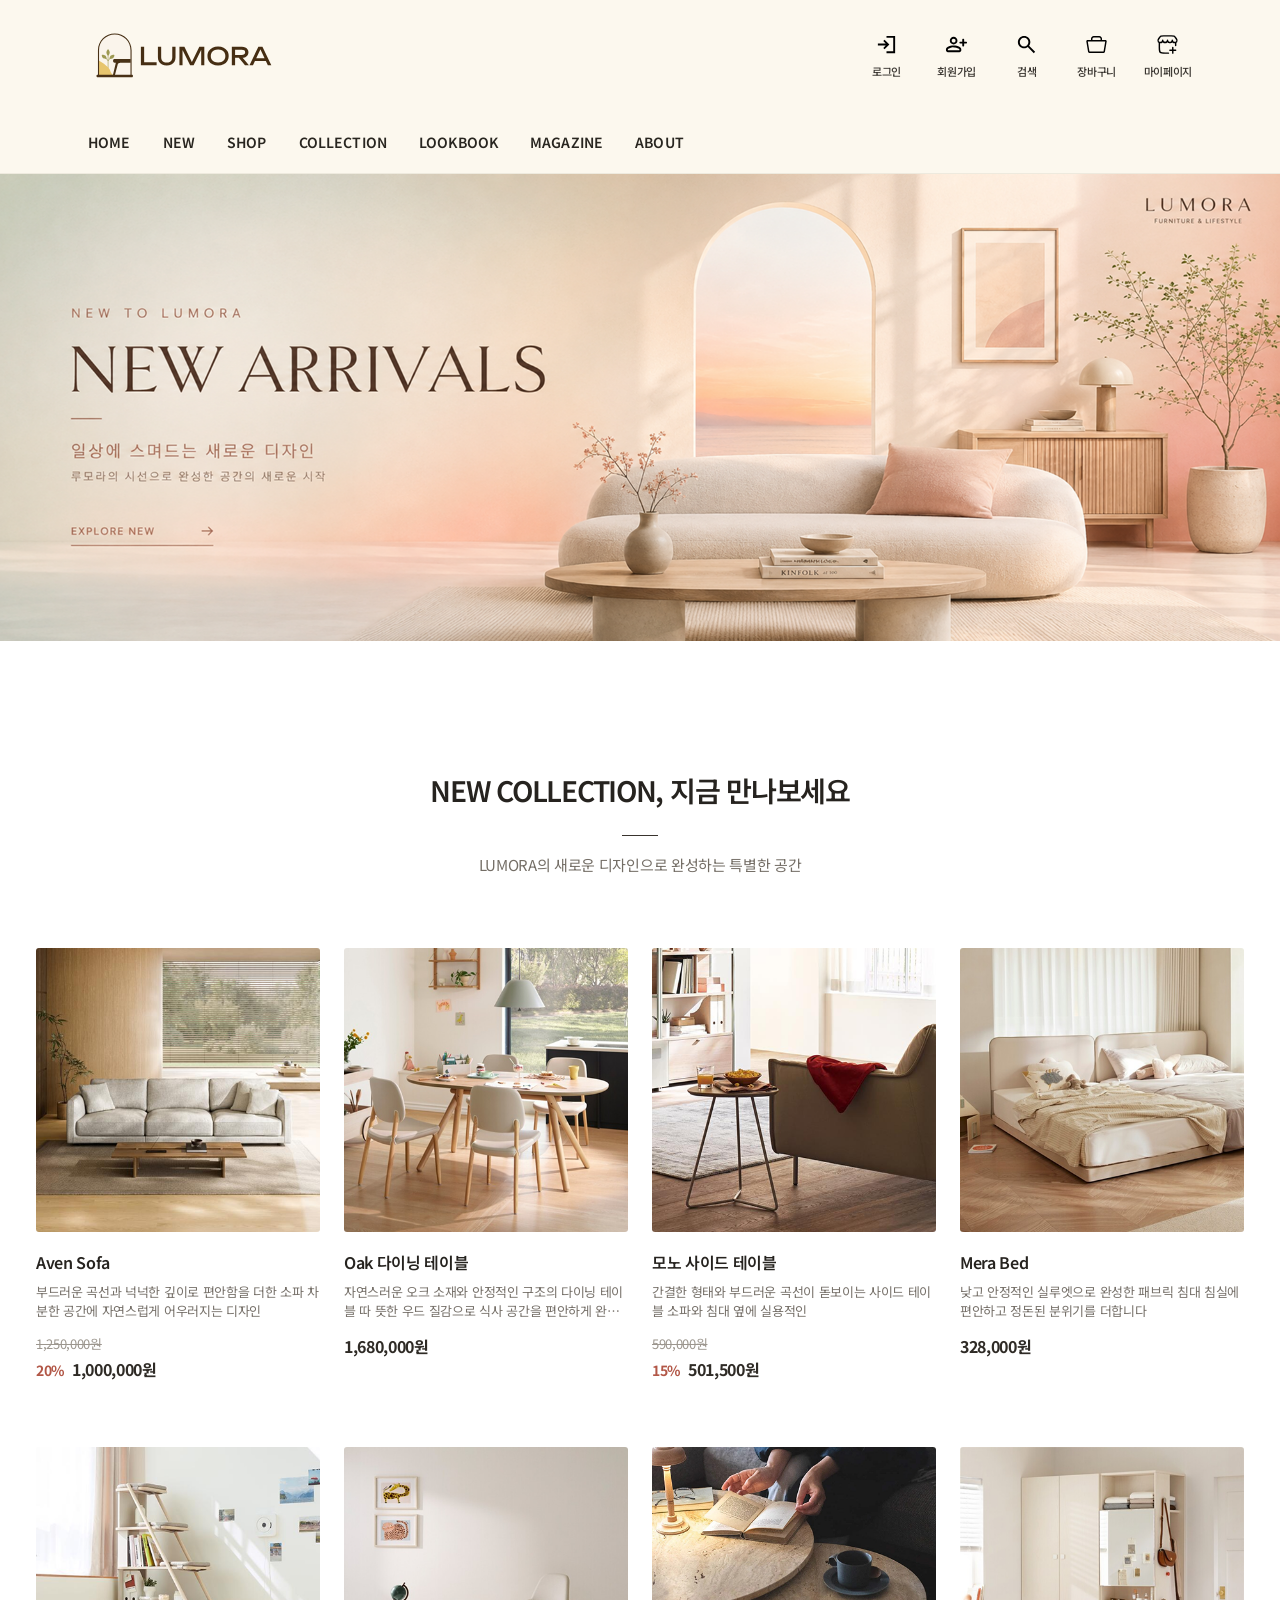
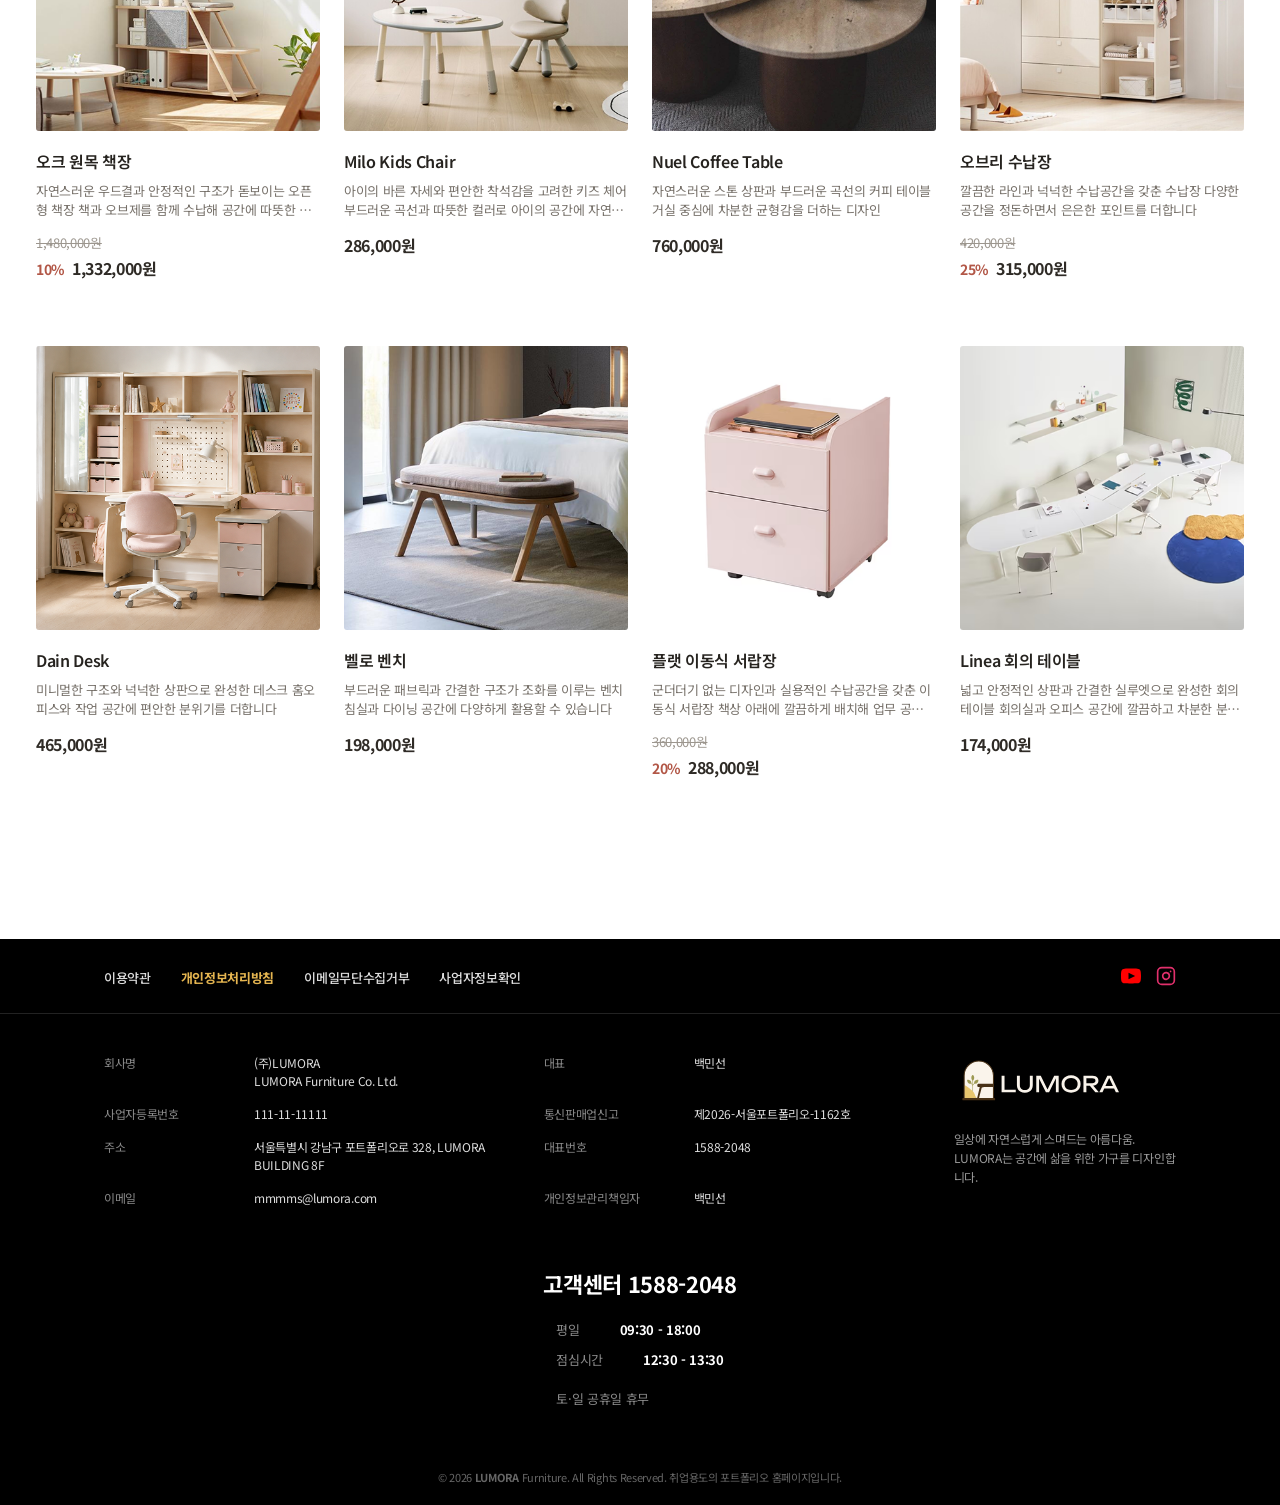
<file: projects/lumora/list.html>
<!DOCTYPE html>
<html lang="ko">

<head>
  <meta charset="UTF-8">
  <meta name="viewport" content="width=device-width, initial-scale=1.0">
  <title>NEW COLLECTION | LUMORA</title>
  <meta name="description" content="LUMORA의 새로운 디자인 가구 컬렉션을 만나보세요.">
  <meta name="keywords" content="LUMORA, 루모라, 신상품, 가구, 인테리어, 상품 리스트">
  <meta property="og:title" content="NEW COLLECTION | LUMORA">
  <meta property="og:description" content="LUMORA의 새로운 디자인 가구 컬렉션">
  <link rel="stylesheet" href="./css/reset.css">
  <link rel="stylesheet" href="./css/font.css">
  <link rel="stylesheet" href="./css/common.css">
  <link rel="stylesheet" href="./css/minsun-chrome.css">
  <link rel="stylesheet" href="./css/list.css">
  <script src="./js/header.js" defer></script>
  <script src="./js/list.js" defer></script>
</head>

<body class="list-page">
  <header class="pc">
    <div class="header-top">
      <div class="common-frame">
        <div class="logo"><a href="./index.html"><img src="./img/logo.svg" alt="LUMORA 쇼핑몰 로고"></a></div>
        <div class="lnb">
          <ul class="user-menu">
            <li><a href="./login.html"><img src="./img/login-icon.svg" alt="로그인하기"><span>로그인</span></a></li>
            <li><a href="./signup.html"><img src="./img/signup.svg" alt="회원가입하기"><span>회원가입</span></a></li>
            <li><a href="#"><img src="./img/search-icon.svg" alt="검색하기"><span>검색</span></a></li>
            <li><a href="./product.html?view=cart"><img src="./img/cart.svg" alt="장바구니보기"><span>장바구니</span></a></li>
            <li><a href="#"><img src="./img/my.svg" alt="마이페이지"><span>마이페이지</span></a></li>
          </ul>
        </div>
      </div>
    </div>
    <div class="header-bottom">
      <div class="common-frame">
        <ul class="gnb">
          <li><a href="./index.html">HOME</a></li>
          <li><a href="#">NEW</a>
            <div class="gnb2depth">
              <div class="common-frame">
                <section>
                  <h4><a href="#">신상품 카테고리</a></h4>
                  <ul>
                    <li><a href="#">거실 신상품</a></li>
                    <li><a href="#">침실 신상품</a></li>
                    <li><a href="#">주방 신상품</a></li>
                    <li><a href="#">홈데코 신상품</a></li>
                  </ul>
                </section>
                <section>
                  <h4><a href="#">출시 일정</a></h4>
                  <ul>
                    <li><a href="#">오늘 입고</a></li>
                    <li><a href="#">이번 주 신상품</a></li>
                    <li><a href="#">이번 달 신상품</a></li>
                    <li><a href="#">프리오더</a></li>
                  </ul>
                </section>
                <section>
                  <h4><a href="#">신상품 기획전</a></h4>
                  <ul>
                    <li><a href="#">MD 추천 신상품</a></li>
                    <li><a href="#">단독 출시</a></li>
                    <li><a href="#">한정판</a></li>
                    <li><a href="#">NEW ARRIVAL</a></li>
                  </ul>
                </section>
              </div>
            </div>
          </li>
          <li><a href="#">SHOP</a>
            <div class="gnb2depth">
              <div class="common-frame">
                <section>
                  <h4><a href="#">베스트 카테고리</a></h4>
                  <ul>
                    <li><a href="#">소파 BEST</a></li>
                    <li><a href="#">침대 BEST</a></li>
                    <li><a href="#">의자 BEST</a></li>
                    <li><a href="#">조명 BEST</a></li>
                    <li><a href="#">테이블 BEST</a></li>
                    <li><a href="#">수납가구 BEST</a></li>
                  </ul>
                </section>
                <section>
                  <h4><a href="#">인기순위</a></h4>
                  <ul>
                    <li><a href="#">TOP 10</a></li>
                    <li><a href="#">TOP 50</a></li>
                    <li><a href="#">실시간 인기</a></li>
                    <li><a href="#">고객 추천</a></li>
                    <li><a href="#">금주 인기</a></li>
                  </ul>
                </section>
                <section>
                  <h4><a href="#">베스트 기획전</a></h4>
                  <ul>
                    <li><a href="#">MD 추천</a></li>
                    <li><a href="#">신혼 추천</a></li>
                    <li><a href="#">자취 추천</a></li>
                    <li><a href="#">프리미엄 컬렉션</a></li>
                    <li><a href="#">금주 인기</a></li>
                  </ul>
                </section>
              </div>
            </div>
          </li>
          <li><a href="#">COLLECTION</a>
            <div class="gnb2depth">
              <div class="common-frame">
                <section>
                  <h4><a href="#">시즌 컬렉션</a></h4>
                  <ul>
                    <li><a href="#">Spring Collection</a></li>
                    <li><a href="#">Summer Collection</a></li>
                    <li><a href="#">Autumn Collection</a></li>
                    <li><a href="#">Winter Collection</a></li>
                    <li><a href="#">Holiday Collection</a></li>
                    <li><a href="#">Outdoor Collection</a></li>
                  </ul>
                </section>
                <section>
                  <h4><a href="#">공간별 컬렉션</a></h4>
                  <ul>
                    <li><a href="#">Living Room</a></li>
                    <li><a href="#">Bedroom</a></li>
                    <li><a href="#">Dining Room</a></li>
                    <li><a href="#">Home Office</a></li>
                    <li><a href="#">Kitchen</a></li>
                  </ul>
                </section>
                <section>
                  <h4><a href="#">스타일 컬렉션</a></h4>
                  <ul>
                    <li><a href="#">Modern</a></li>
                    <li><a href="#">Minimal</a></li>
                    <li><a href="#">Scandinavian</a></li>
                    <li><a href="#">Natural</a></li>
                    <li><a href="#">Industrial</a></li>
                  </ul>
                </section>
                <section>
                  <h4><a href="#">스페셜 컬렉션</a></h4>
                  <ul>
                    <li><a href="#">Signature</a></li>
                    <li><a href="#">Limited Edition</a></li>
                    <li><a href="#">Designer Choice</a></li>
                    <li><a href="#">New Collection</a></li>
                  </ul>
                </section>
              </div>
            </div>
          </li>
          <li><a href="#">LOOKBOOK</a>
            <div class="gnb2depth">
              <div class="common-frame">
                <section>
                  <h4><a href="#">공간 스타일링</a></h4>
                  <ul>
                    <li><a href="#">거실</a></li>
                    <li><a href="#">침실</a></li>
                    <li><a href="#">다이닝</a></li>
                    <li><a href="#">서재</a></li>
                    <li><a href="#">주방</a></li>
                    <li><a href="#">테라스</a></li>
                  </ul>
                </section>
                <section>
                  <h4><a href="#">라이프 스타일</a></h4>
                  <ul>
                    <li><a href="#">신혼집</a></li>
                    <li><a href="#">1인 가구</a></li>
                    <li><a href="#">패밀리홈</a></li>
                    <li><a href="#">오피스</a></li>
                  </ul>
                </section>
                <section>
                  <h4><a href="#">스타일</a></h4>
                  <ul>
                    <li><a href="#">모던</a></li>
                    <li><a href="#">북유럽</a></li>
                    <li><a href="#">미니멀</a></li>
                    <li><a href="#">럭셔리</a></li>
                    <li><a href="#">내츄럴</a></li>
                    <li><a href="#">빈티지</a></li>
                  </ul>
                </section>
              </div>
            </div>
          </li>
          <li><a href="#">MAGAZINE</a>
            <div class="gnb2depth">
              <div class="common-frame">
                <section>
                  <h4><a href="#">인테리어 매거진</a></h4>
                  <ul>
                    <li><a href="#">공간 연출</a></li>
                    <li><a href="#">컬러 가이드</a></li>
                    <li><a href="#">가구 배치</a></li>
                    <li><a href="#">트렌드</a></li>
                    <li><a href="#">조명 스타일링</a></li>
                    <li><a href="#">계절 인테리어</a></li>
                  </ul>
                </section>
                <section>
                  <h4><a href="#">리빙 가이드</a></h4>
                  <ul>
                    <li><a href="#">홈카페</a></li>
                    <li><a href="#">홈오피스</a></li>
                    <li><a href="#">홈스타일링</a></li>
                    <li><a href="#">수납 노하우</a></li>
                    <li><a href="#">청소 팁</a></li>
                  </ul>
                </section>
                <section>
                  <h4><a href="#">브랜드 스토리</a></h4>
                  <ul>
                    <li><a href="#">디자이너 인터뷰</a></li>
                    <li><a href="#">제작과정</a></li>
                    <li><a href="#">소재 이야기</a></li>
                    <li><a href="#">브랜드 뉴스</a></li>
                  </ul>
                </section>
              </div>
            </div>
          </li>
          <li><a href="#">ABOUT</a>
            <div class="gnb2depth">
              <div class="common-frame">
                <section>
                  <h4><a href="#">브랜드</a></h4>
                  <ul>
                    <li><a href="#">브랜드 소개</a></li>
                    <li><a href="#">브랜드 철학</a></li>
                    <li><a href="#">브랜드 히스토리</a></li>
                    <li><a href="#">디자이너</a></li>
                    <li><a href="#">브랜드 가치</a></li>
                    <li><a href="#">지속 가능성</a></li>
                  </ul>
                </section>
                <section>
                  <h4><a href="#">서비스</a></h4>
                  <ul>
                    <li><a href="#">매장 안내</a></li>
                    <li><a href="#">배송 안내</a></li>
                    <li><a href="#">교환·반품</a></li>
                    <li><a href="#">고객센터</a></li>
                  </ul>
                </section>
                <section>
                  <h4><a href="#">커뮤니티</a></h4>
                  <ul>
                    <li><a href="#">공지사항</a></li>
                    <li><a href="#">자주 묻는 질문</a></li>
                    <li><a href="#">리뷰</a></li>
                    <li><a href="#">문의하기</a></li>
                    <li><a href="#">이벤트</a></li>
                  </ul>
                </section>
              </div>
            </div>
          </li>
        </ul>
      </div>
    </div>
  </header>
  <div class="smart-header">
    <div class="common-frame">
      <ul class="smart-actions" aria-label="빠른 메뉴">
        <li><a href="#"><img src="./img/search-icon.svg" alt="검색"></a></li>
        <li><a href="./login.html"><img src="./img/login-icon.svg" alt="로그인"></a></li>
        <li><a href="./signup.html"><img src="./img/signup.svg" alt="회원가입"></a></li>
        <li><a href="./product.html?view=cart"><img src="./img/cart.svg" alt="장바구니"></a></li>
      </ul>
      <div class="logo"><a href="./index.html"><img src="./img/logo.svg" alt="LUMORA 로고 메인페이지로 이동"></a></div>
      <div class="btn-menu"><a href="#"><img src="./img/Menu.svg" alt="전체메뉴 열기"></a></div>
    </div>
  </div>
  <div class="smart-overlay-menu">
    <div class="smart-overlay-menu-1">
      <div class="common-frame">
        <div class="btn-menu-close"><a href="#"><img src="./img/lucide_arrow-up-left.svg" alt="전체메뉴 닫기"></a></div>
      </div>
    </div>
    <div class="smart-overlay-menu-2">
      <div class="common-frame">
        <ul class="user-menu">
          <li><a href="./login.html"><img src="./img/login-icon.svg" alt="로그인하기"><span>로그인</span></a></li>
          <li><a href="./signup.html"><img src="./img/signup.svg" alt="회원가입하기"><span>회원가입</span></a></li>
          <li><a href="#"><img src="./img/search-icon.svg" alt="검색하기"><span>검색</span></a></li>
          <li><a href="./product.html?view=cart"><img src="./img/cart.svg" alt="장바구니보기"><span>장바구니</span></a></li>
          <li><a href="#"><img src="./img/my.svg" alt="마이페이지"><span>마이페이지</span></a></li>
        </ul>
      </div>
    </div>
    <div class="smart-overlay-menu-top">
      <div class="common-frame">
        <ul class="gnb-smart">
          <li><a href="#">HOME</a></li>
          <li><a href="#">NEW</a></li>
          <li><a href="#">SHOP</a></li>
          <li><a href="#">COLLECTION</a></li>
          <li><a href="#">LOOKBOOK</a></li>
          <li><a href="#">MAGAZINE</a></li>
          <li><a href="#">ABOUT</a></li>
        </ul>
      </div>
    </div>
    <div class="smart-overlay-menu-bottom">
      <div class="gnb2depth-smart">
        <div class="common-frame">
          <section>
            <h4>신상품 전체</h4>
          </section>
          <section>
            <h4><a href="#">신상품 카테고리</a></h4>
            <ul>
              <li><a href="#">거실 신상품</a></li>
              <li><a href="#">침실 신상품</a></li>
              <li><a href="#">주방 신상품</a></li>
              <li><a href="#">홈데코 신상품</a></li>
            </ul>
          </section>
          <section>
            <h4>출시 일정</h4>
            <ul>
              <li><a href="#">오늘 입고</a></li>
              <li><a href="#">이번 주 신상품</a></li>
              <li><a href="#">이번 달 신상품</a></li>
              <li><a href="#">프리오더</a></li>
            </ul>
          </section>
          <section>
            <h4>신상품 기획전</h4>
            <ul>
              <li><a href="#">MD 추천 신상품</a></li>
              <li><a href="#">단독 출시</a></li>
              <li><a href="#">한정판</a></li>
              <li><a href="#">NEW ARRIVAL</a></li>
            </ul>
          </section>
        </div>
      </div>
      <div class="gnb2depth-smart">
        <div class="common-frame">
          <section>
            <h4>베스트 카테고리</h4>
            <ul>
              <li><a href="#">소파 BEST</a></li>
              <li><a href="#">침대 BEST</a></li>
              <li><a href="#">의자 BEST</a></li>
              <li><a href="#">조명 BEST</a></li>
              <li><a href="#">테이블 BEST</a></li>
              <li><a href="#">수납가구 BEST</a></li>
            </ul>
          </section>
          <section>
            <h4>인기순위</h4>
            <ul>
              <li><a href="#">TOP 10</a></li>
              <li><a href="#">TOP 50</a></li>
              <li><a href="#">실시간 인기</a></li>
              <li><a href="#">고객 추천</a></li>
              <li><a href="#">금주 인기</a></li>
            </ul>
          </section>
          <section>
            <h4>베스트 기획전</h4>
            <ul>
              <li><a href="#">MD 추천</a></li>
              <li><a href="#">신혼 추천</a></li>
              <li><a href="#">자취 추천</a></li>
              <li><a href="#">프리미엄 컬렉션</a></li>
              <li><a href="#">금주 인기</a></li>
            </ul>
          </section>
        </div>
      </div>
      <div class="gnb2depth-smart">
        <div class="common-frame">
          <section>
            <h4> 컬렉션</h4>
          </section>
          <section>
            <h4>시즌 컬렉션</h4>
            <ul>
              <li><a href="#">Spring Collection</a></li>
              <li><a href="#">Summer Collection</a></li>
              <li><a href="#">Autumn Collection</a></li>
              <li><a href="#">Winter Collection</a></li>
              <li><a href="#">Holiday Collection</a></li>
              <li><a href="#">Outdoor Collection</a></li>
            </ul>
          </section>
          <section>
            <h4>공간별 컬렉션</h4>
            <ul>
              <li><a href="#">Living Room</a></li>
              <li><a href="#">Bedroom</a></li>
              <li><a href="#">Dining Room</a></li>
              <li><a href="#">Home Office</a></li>
              <li><a href="#">Kitchen</a></li>
            </ul>
          </section>
          <section>
            <h4>스타일 컬렉션</h4>
            <ul>
              <li><a href="#">Modern</a></li>
              <li><a href="#">Minimal</a></li>
              <li><a href="#">Scandinavian</a></li>
              <li><a href="#">Natural</a></li>
              <li><a href="#">Industrial</a></li>
            </ul>
          </section>
          <section>
            <h4>스페셜 컬렉션</h4>
            <ul>
              <li><a href="#">Signature</a></li>
              <li><a href="#">Limited Edition</a></li>
              <li><a href="#">Designer Choice</a></li>
              <li><a href="#">New Collection</a></li>
            </ul>
          </section>
        </div>
      </div>
      <div class="gnb2depth-smart">
        <div class="common-frame">
          <section>
            <h4>스타일링</h4>
          </section>
          <section>
            <h4>공간 스타일링</h4>
            <ul>
              <li><a href="#">거실</a></li>
              <li><a href="#">침실</a></li>
              <li><a href="#">다이닝</a></li>
              <li><a href="#">서재</a></li>
              <li><a href="#">주방</a></li>
              <li><a href="#">테라스</a></li>
            </ul>
          </section>
          <section>
            <h4>라이프 스타일</h4>
            <ul>
              <li><a href="#">신혼집</a></li>
              <li><a href="#">1인 가구</a></li>
              <li><a href="#">패밀리홈</a></li>
              <li><a href="#">오피스</a></li>
            </ul>
          </section>
          <section>
            <h4>스타일</h4>
            <ul>
              <li><a href="#">모던</a></li>
              <li><a href="#">북유럽</a></li>
              <li><a href="#">미니멀</a></li>
              <li><a href="#">럭셔리</a></li>
              <li><a href="#">내츄럴</a></li>
              <li><a href="#">빈티지</a></li>
            </ul>
          </section>
        </div>
      </div>
      <div class="gnb2depth-smart">
        <div class="common-frame">
          <section>
            <h4>전체 콘텐츠</h4>
          </section>
          <section>
            <h4>인테리어 매거진</h4>
            <ul>
              <li><a href="#">공간 연출</a></li>
              <li><a href="#">컬러 가이드</a></li>
              <li><a href="#">가구 배치</a></li>
              <li><a href="#">트렌드</a></li>
              <li><a href="#">조명 스타일링</a></li>
              <li><a href="#">계절 인테리어</a></li>
            </ul>
          </section>
          <section>
            <h4>리빙 가이드</h4>
            <ul>
              <li><a href="#">홈카페</a></li>
              <li><a href="#">홈오피스</a></li>
              <li><a href="#">홈스타일링</a></li>
              <li><a href="#">수납 노하우</a></li>
              <li><a href="#">청소 팁</a></li>
            </ul>
          </section>
          <section>
            <h4>브랜드 스토리</h4>
            <ul>
              <li><a href="#">디자이너 인터뷰</a></li>
              <li><a href="#">제작과정</a></li>
              <li><a href="#">소재 이야기</a></li>
              <li><a href="#">브랜드 뉴스</a></li>
            </ul>
          </section>
        </div>
      </div>
      <div class="gnb2depth-smart">
        <div class="common-frame">
          <section>
            <h4>LUMORA STORY</h4>
          </section>
          <section>
            <h4>브랜드</h4>
            <ul>
              <li><a href="#">브랜드 소개</a></li>
              <li><a href="#">브랜드 철학</a></li>
              <li><a href="#">브랜드 히스토리</a></li>
              <li><a href="#">디자이너</a></li>
              <li><a href="#">브랜드 가치</a></li>
              <li><a href="#">지속 가능성</a></li>
            </ul>
          </section>
          <section>
            <h4>서비스</h4>
            <ul>
              <li><a href="#">매장 안내</a></li>
              <li><a href="#">배송 안내</a></li>
              <li><a href="#">교환·반품</a></li>
              <li><a href="#">고객센터</a></li>
            </ul>
          </section>
          <section>
            <h4>커뮤니티</h4>
            <ul>
              <li><a href="#">공지사항</a></li>
              <li><a href="#">자주 묻는 질문</a></li>
              <li><a href="#">리뷰</a></li>
              <li><a href="#">문의하기</a></li>
              <li><a href="#">이벤트</a></li>
            </ul>
          </section>
        </div>
      </div>
    </div>
  </div>

  <main>
    <section class="list-hero" aria-label="신상품 컬렉션">
      <picture>
        <source media="(max-width: 575px)" srcset="./img/List-Hero-Banner-mo.png">
        <source media="(max-width: 1024px)" srcset="./img/List-Hero-Banner-pad.png">
        <img src="./img/List-Hero-Banner-pc.png" alt="LUMORA NEW ARRIVALS 신상품 컬렉션">
      </picture>
    </section>
    <section class="new-collection" aria-labelledby="new-coll ection-title">
      <div class="common-frame">
        <header class="collection-heading">
          <h1 id="new-collection-title">NEW COLLECTION, 지금 만나보세요</h1>
          <span aria-hidden="true"></span>
          <p>LUMORA의 새로운 디자인으로 완성하는 특별한 공간</p>
        </header>
        <ul class="product-list">
          <li class="product-card"><a href="./product.html?pid=1">
              <figure><img src="./img/list/list 1.png" alt="오크 라운드 다이닝 테이블"></figure>
              <div class="product-info">
                <h2>Aven Sofa</h2>
                <p>부드러운 곡선과 넉넉한 깊이로 편안함을 더한 소파
                  차분한 공간에 자연스럽게 어우러지는 디자인</p>
                <div class="price"><del>1,250,000원</del><strong><em>20%</em>1,000,000원</strong></div>
              </div>
            </a></li>
          <li class="product-card"><a href="./product.html?pid=2">
              <figure><img src="./img/list/list 2.png" alt="노아 패브릭 소파"></figure>
              <div class="product-info">
                <h2>Oak 다이닝 테이블</h2>
                <p>자연스러운 오크 소재와 안정적인 구조의 다이닝 테이블
                  따 뜻한 우드 질감으로 식사 공간을 편안하게 완성합니다 </p>
                <div class="price"><strong>1,680,000원</strong></div>
              </div>
            </a></li>
          <li class="product-card"><a href="./product.html?pid=3">
              <figure><img src="./img/list/list 3.png" alt="루프 라운지 체어"></figure>
              <div class="product-info">
                <h2>모노 사이드 테이블</h2>
                <p>간결한 형태와 부드러운 곡선이 돋보이는 사이드 테이블
                  소파와 침대 옆에 실용적인</p>
                <div class="price"><del>590,000원</del><strong><em>15%</em>501,500원</strong></div>
              </div>
            </a></li>
          <li class="product-card"><a href="./product.html">
              <figure><img src="./img/list/list 4.png" alt="브릭 사이드 테이블"></figure>
              <div class="product-info">
                <h2>Mera Bed</h2>
                <p>낮고 안정적인 실루엣으로 완성한 패브릭 침대
                  침실에 편안하고 정돈된 분위기를 더합니다</p>
                <div class="price"><strong>328,000원</strong></div>
              </div>
            </a></li>
          <li class="product-card"><a href="./product.html">
              <figure><img src="./img/list/list 5.png" alt="헤이든 원목 침대"></figure>
              <div class="product-info">
                <h2>오크 원목 책장</h2>
                <p>자연스러운 우드결과 안정적인 구조가 돋보이는 오픈형 책장
                  책과 오브제를 함께 수납해 공간에 따뜻한 분위기를 더해줍니다.</p>
                <div class="price"><del>1,480,000원</del><strong><em>10%</em>1,332,000원</strong></div>
              </div>
            </a></li>
          <li class="product-card"><a href="./product.html">
              <figure><img src="./img/list/list 6.png" alt="마르코 플로어 램프"></figure>
              <div class="product-info">
                <h2>Milo Kids Chair</h2>
                <p>아이의 바른 자세와 편안한 착석감을 고려한 키즈 체어
                  부드러운 곡선과 따뜻한 컬러로 아이의 공간에 자연스럽게 어울립니다.</p>
                <div class="price"><strong>286,000원</strong></div>
              </div>
            </a></li>
          <li class="product-card"><a href="./product.html">
              <figure><img src="./img/list/list 7.png" alt="포레스트 수납장"></figure>
              <div class="product-info">
                <h2>Nuel Coffee Table</h2>
                <p>자연스러운 스톤 상판과 부드러운 곡선의 커피 테이블
                  거실 중심에 차분한 균형감을 더하는 디자인</p>
                <div class="price"><strong>760,000원</strong></div>
              </div>
            </a></li>
          <li class="product-card"><a href="./product.html">
              <figure><img src="./img/list/list 8.png" alt="리프 다이닝 체어"></figure>
              <div class="product-info">
                <h2>오브리 수납장</h2>
                <p>깔끔한 라인과 넉넉한 수납공간을 갖춘 수납장
                  다양한 공간을 정돈하면서 은은한 포인트를 더합니다</p>
                <div class="price"><del>420,000원</del><strong><em>25%</em>315,000원</strong></div>
              </div>
            </a></li>
          <li class="product-card"><a href="./product.html">
              <figure><img src="./img/list/list 9.png" alt="아르코 벤치"></figure>
              <div class="product-info">
                <h2>Dain Desk</h2>
                <p>미니멀한 구조와 넉넉한 상판으로 완성한 데스크
                  홈오피스와 작업 공간에 편안한 분위기를 더합니다</p>
                <div class="price"><strong>465,000원</strong></div>
              </div>
            </a></li>
          <li class="product-card"><a href="./product.html">
              <figure><img src="./img/list/list 10.png" alt="오브제 월 선반"></figure>
              <div class="product-info">
                <h2>벨로 벤치</h2>
                <p>부드러운 패브릭과 간결한 구조가 조화를 이루는 벤치
                  침실과 다이닝 공간에 다양하게 활용할 수 있습니다</p>
                <div class="price"><strong>198,000원</strong></div>
              </div>
            </a></li>
          <li class="product-card"><a href="./product.html">
              <figure><img src="./img/list/list 11.png" alt="코지 울 러그"></figure>
              <div class="product-info">
                <h2>플랫 이동식 서랍장</h2>
                <p>군더더기 없는 디자인과 실용적인 수납공간을 갖춘 이동식 서랍장
                  책상 아래에 깔끔하게 배치해 업무 공간을 효율적으로 정돈합니다</p>
                <div class="price"><del>360,000원</del><strong><em>20%</em>288,000원</strong></div>
              </div>
            </a></li>
          <li class="product-card"><a href="./product.html">
              <figure><img src="./img/list/list 12.png" alt="루멘 테이블 램프"></figure>
              <div class="product-info">
                <h2>Linea 회의 테이블</h2>
                <p>넓고 안정적인 상판과 간결한 실루엣으로 완성한 회의 테이블
                  회의실과 오피스 공간에 깔끔하고 차분한 분위기를 더합니다</p>
                <div class="price"><strong>174,000원</strong></div>
              </div>
            </a></li>
        </ul>
      </div>
    </section>
  </main>

  <footer>
    <div class="footer-top">
      <div class="common-frame f-pad">
        <ul class="f-nav">
          <li><a href="#">이용약관</a></li>
          <li><a href="#" class="bold">개인정보처리방침</a></li>
          <li><a href="#">이메일무단수집거부</a></li>
          <li><a href="#">사업자정보확인</a></li>
        </ul>
        <div class="sns-icons"><a href="#"><svg width="20" height="20" viewBox="0 0 24 24" fill="#FF0000"
              xmlns="http://www.w3.org/2000/svg">
              <path
                d="M19.615 3.184c-3.604-.246-11.631-.245-15.23 0-3.897.266-4.356 2.62-4.385 8.816.029 6.185.484 8.549 4.385 8.816 3.6.245 11.626.246 15.23 0 3.897-.266 4.356-2.62 4.385-8.816-.029-6.185-.484-8.549-4.385-8.816zm-10.615 12.816v-8l8 3.993-8 4.007z" />
            </svg></a><a href="#"><svg width="20" height="20" viewBox="0 0 24 24" fill="none" stroke="#E1306C"
              stroke-width="2" stroke-linecap="round" stroke-linejoin="round" xmlns="http://www.w3.org/2000/svg">
              <rect x="2" y="2" width="20" height="20" rx="5" ry="5"></rect>
              <path d="M16 11.37A4 4 0 1 1 12.63 8 4 4 0 0 1 16 11.37z"></path>
              <line x1="17.5" y1="6.5" x2="17.51" y2="6.5"></line>
            </svg></a></div>
      </div>
    </div>
    <div class="footer-bottom">
      <div class="common-frame f-pad">
        <div class="f-main-wrap">
          <div class="company-info">
            <div class="info-grid"><span class="label">회사명</span>
              <p class="value">(주)LUMORA<br>LUMORA Furniture Co. Ltd.</p><span class="label">대표</span>
              <p class="value">백민선</p><span class="label">사업자등록번호</span>
              <p class="value">111-11-11111</p><span class="label">통신판매업신고</span>
              <p class="value">제2026-서울포트폴리오-1162호</p><span class="label">주소</span>
              <p class="value">서울특별시 강남구 포트폴리오로 328, LUMORA BUILDING 8F</p><span class="label">대표번호</span>
              <p class="value">1588-2048</p><span class="label">이메일</span>
              <p class="value">mmmms@lumora.com</p><span class="label">개인정보관리책임자</span>
              <p class="value">백민선</p>
            </div>
          </div>
          <div class="footer-brand">
            <div class="f-logo"><img src="./img/logo-dark.svg" alt="LUMORA 로고"></div>
            <p>일상에 자연스럽게 스며드는 아름다움.<br>LUMORA는 공간에 삶을 위한 가구를 디자인합니다.</p>
          </div>
        </div>
        <div class="cs-center">
          <h2>고객센터 1588-2048</h2>
          <div class="cs-time">
            <div class="time-row"><span>평일</span>
              <p>09:30 - 18:00</p>
            </div>
            <div class="time-row"><span>점심시간</span>
              <p>12:30 - 13:30</p>
            </div>
            <div class="holiday">토·일 공휴일 휴무</div>
          </div>
        </div>
      </div>
      <div class="copyright">
        <div class="common-frame f-pad">&copy; 2026 <b>LUMORA</b> Furniture. All Rights Reserved. 취업용도의 포트폴리오 홈페이지입니다.
        </div>
      </div>
    </div>
  </footer>
</body>

</html>
</file>
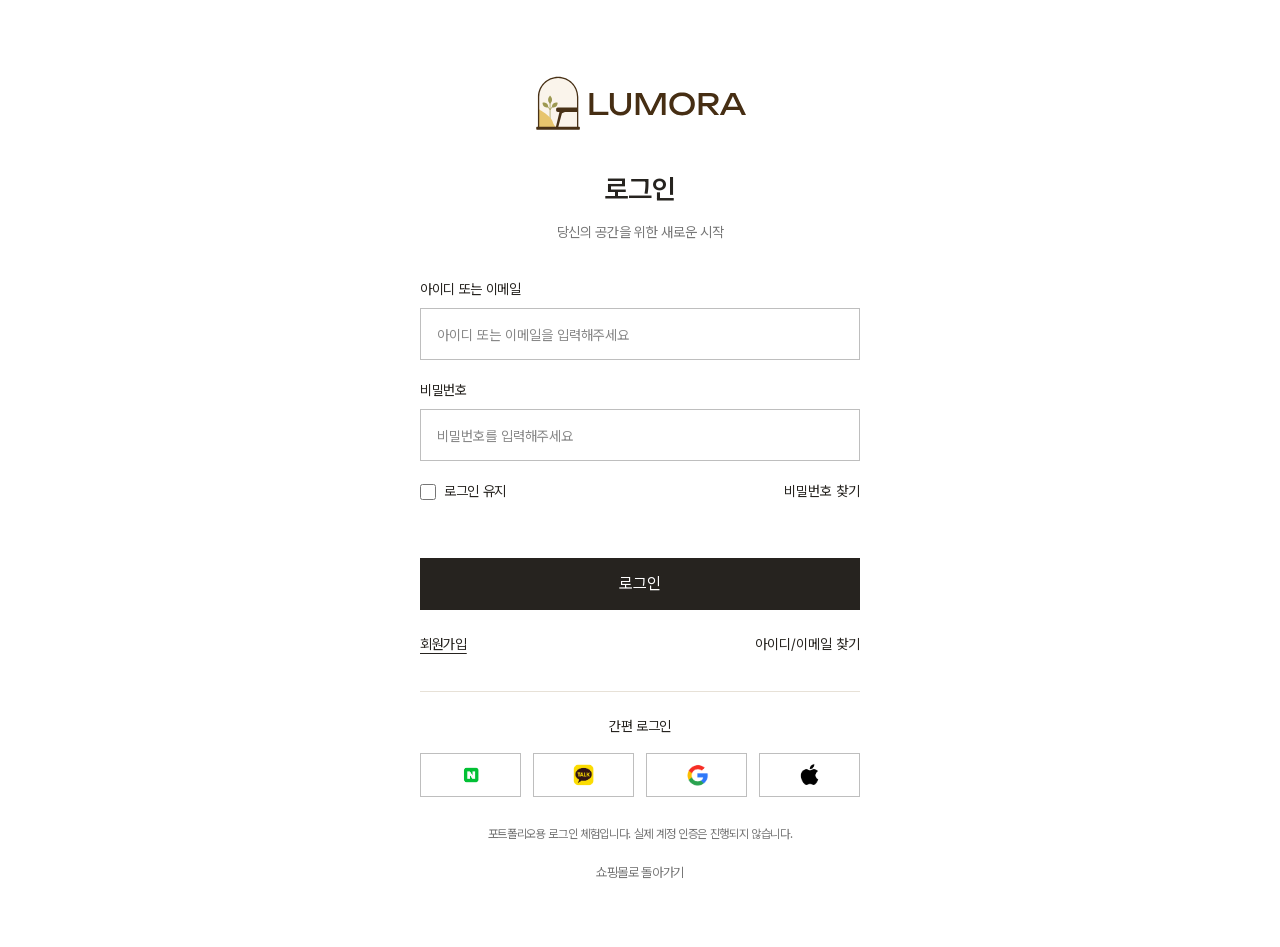
<file: projects/lumora/login.html>
<!DOCTYPE html>
<html lang="ko">
<head>
  <meta charset="UTF-8">
  <meta name="viewport" content="width=device-width, initial-scale=1.0">
  <title>로그인 | LUMOLA</title>
  <link rel="stylesheet" href="./css/reset.css">
  <link rel="stylesheet" href="./css/font.css">
  <link rel="stylesheet" href="./css/common.css">
  <link rel="stylesheet" href="./css/auth.css">
  <script src="./js/auth.js" defer></script>
</head>
<body class="auth-page">
  <main class="auth-panel">
    <a class="auth-logo" href="./index.html"><img src="./img/logo.svg" alt="LUMOLA 메인페이지로 이동" width="285" height="100"></a>
    <h1>로그인</h1>
    <p class="auth-intro">당신의 공간을 위한 새로운 시작</p>
    <form id="login-form" novalidate>
      <div class="auth-field"><label for="identity">아이디 또는 이메일</label><input id="identity" name="identity" autocomplete="username" placeholder="아이디 또는 이메일을 입력해주세요" required aria-describedby="auth-message"></div>
      <div class="auth-field"><label for="password">비밀번호</label><input id="password" name="password" type="password" autocomplete="current-password" placeholder="비밀번호를 입력해주세요" required aria-describedby="auth-message"></div>
      <div class="auth-options"><label class="auth-check"><input id="remember" name="remember" type="checkbox">로그인 유지</label><button class="auth-text" type="button" data-auth-help="password">비밀번호 찾기</button></div>
      <p id="auth-message" class="auth-message" role="status" aria-live="polite"></p>
      <button class="auth-submit" type="submit">로그인</button>
    </form>
    <div class="auth-links"><a href="./signup.html">회원가입</a><button class="auth-text" type="button" data-auth-help="identity">아이디/이메일 찾기</button></div>
    <div class="auth-social"><p>간편 로그인</p><div><button type="button" data-auth-help="naver" aria-label="네이버 간편 로그인"><img src="./img/logo-naver.png" alt="네이버 로그인"></button><button type="button" data-auth-help="kakao" aria-label="카카오 간편 로그인"><img src="./img/logo-kakao.png" alt="카카오 로그인"></button><button type="button" data-auth-help="google" aria-label="Google 간편 로그인"><img src="./img/logo-google.png" alt="Google 로그인"></button><button type="button" data-auth-help="apple" aria-label="Apple 간편 로그인"><img src="./img/logo-apple.png" alt="Apple 로그인"></button></div></div>
    <p class="auth-note">포트폴리오용 로그인 체험입니다. 실제 계정 인증은 진행되지 않습니다.</p>
    <a class="auth-home" href="./index.html">쇼핑몰로 돌아가기</a>
  </main>
</body>
</html>
</file>
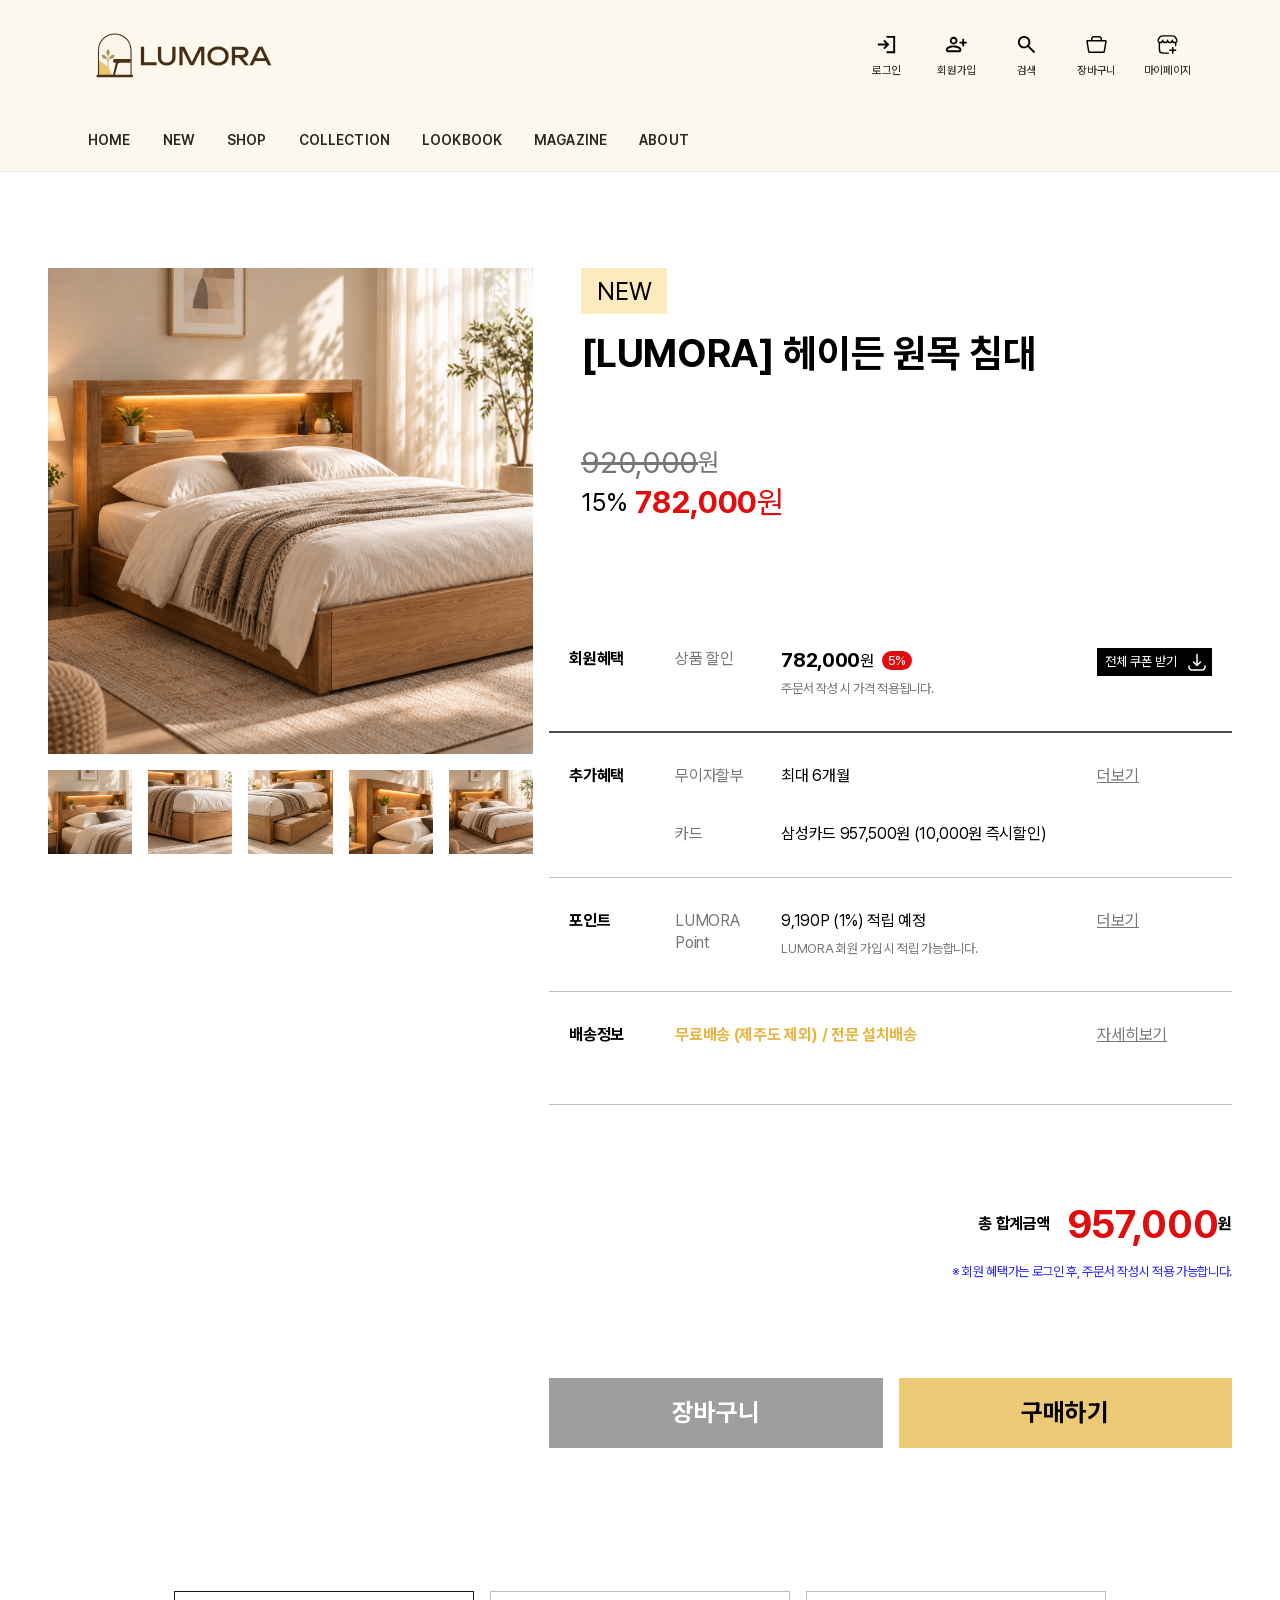
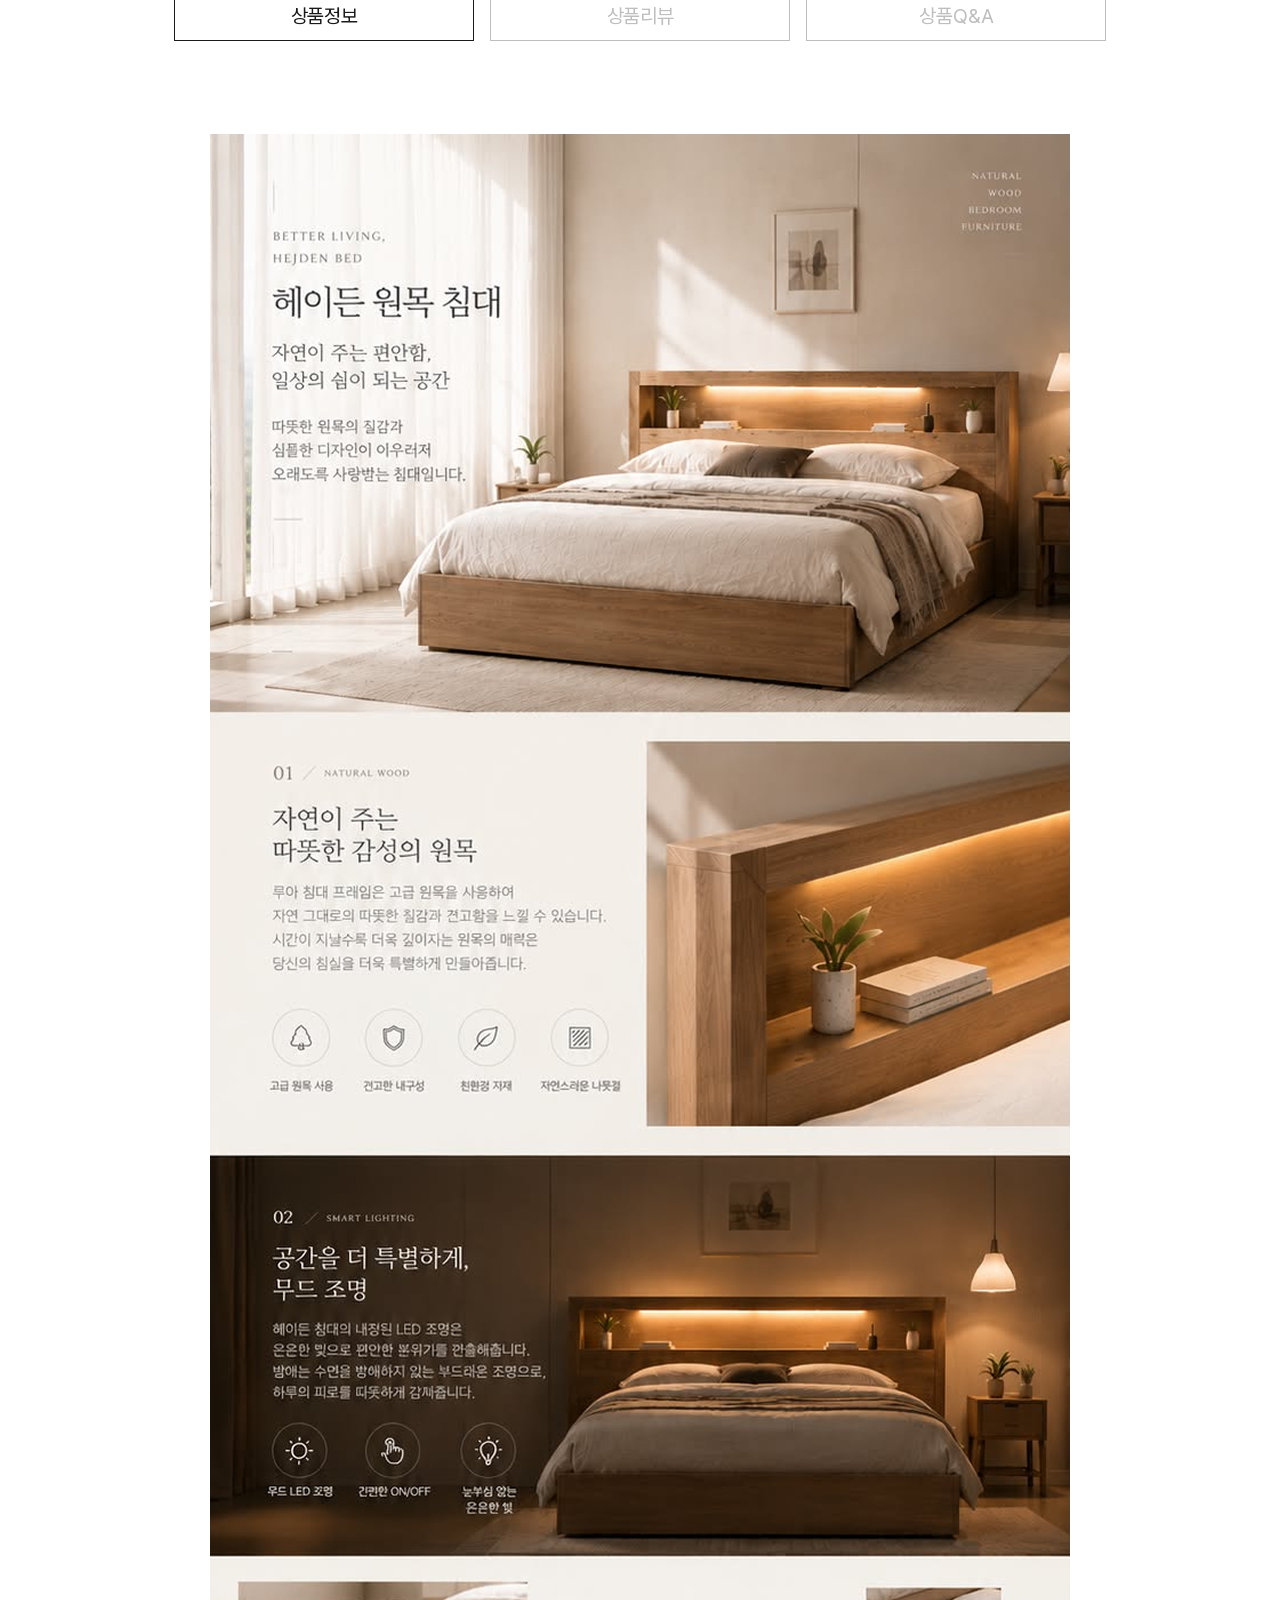
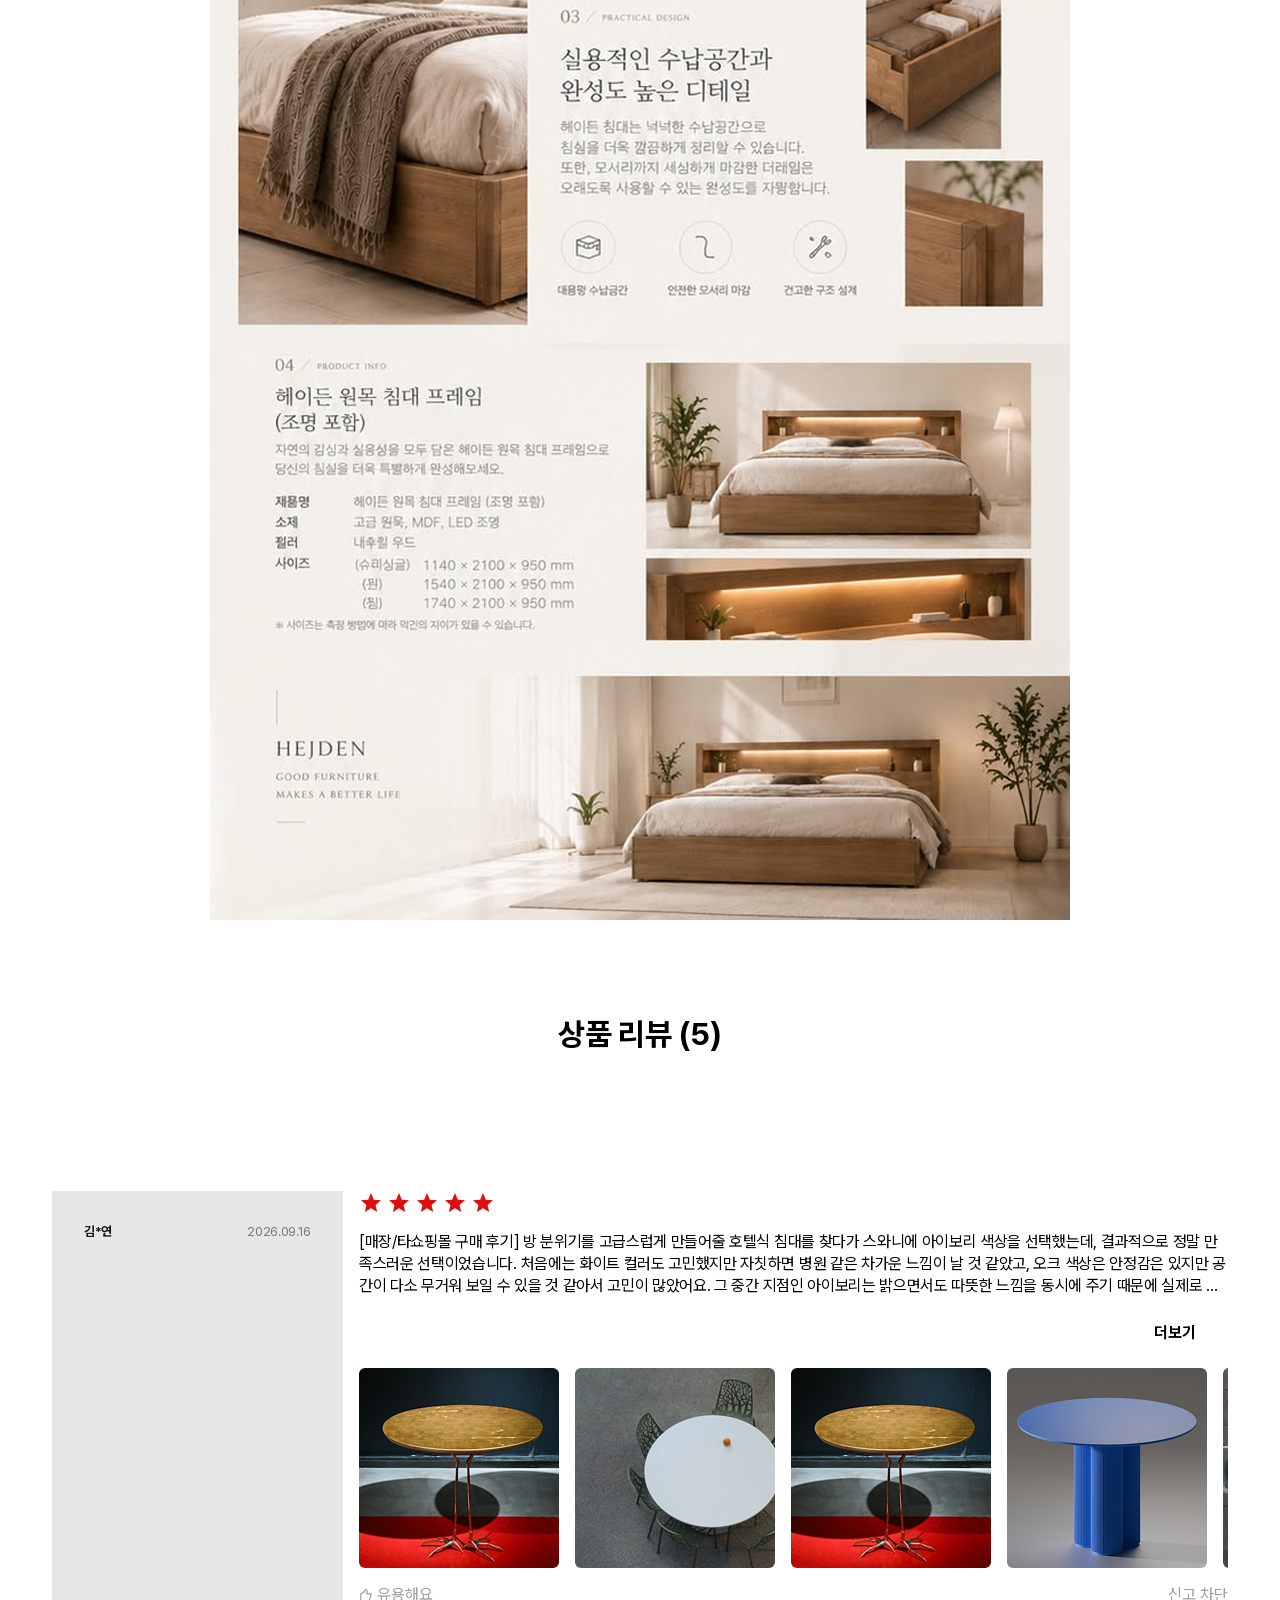
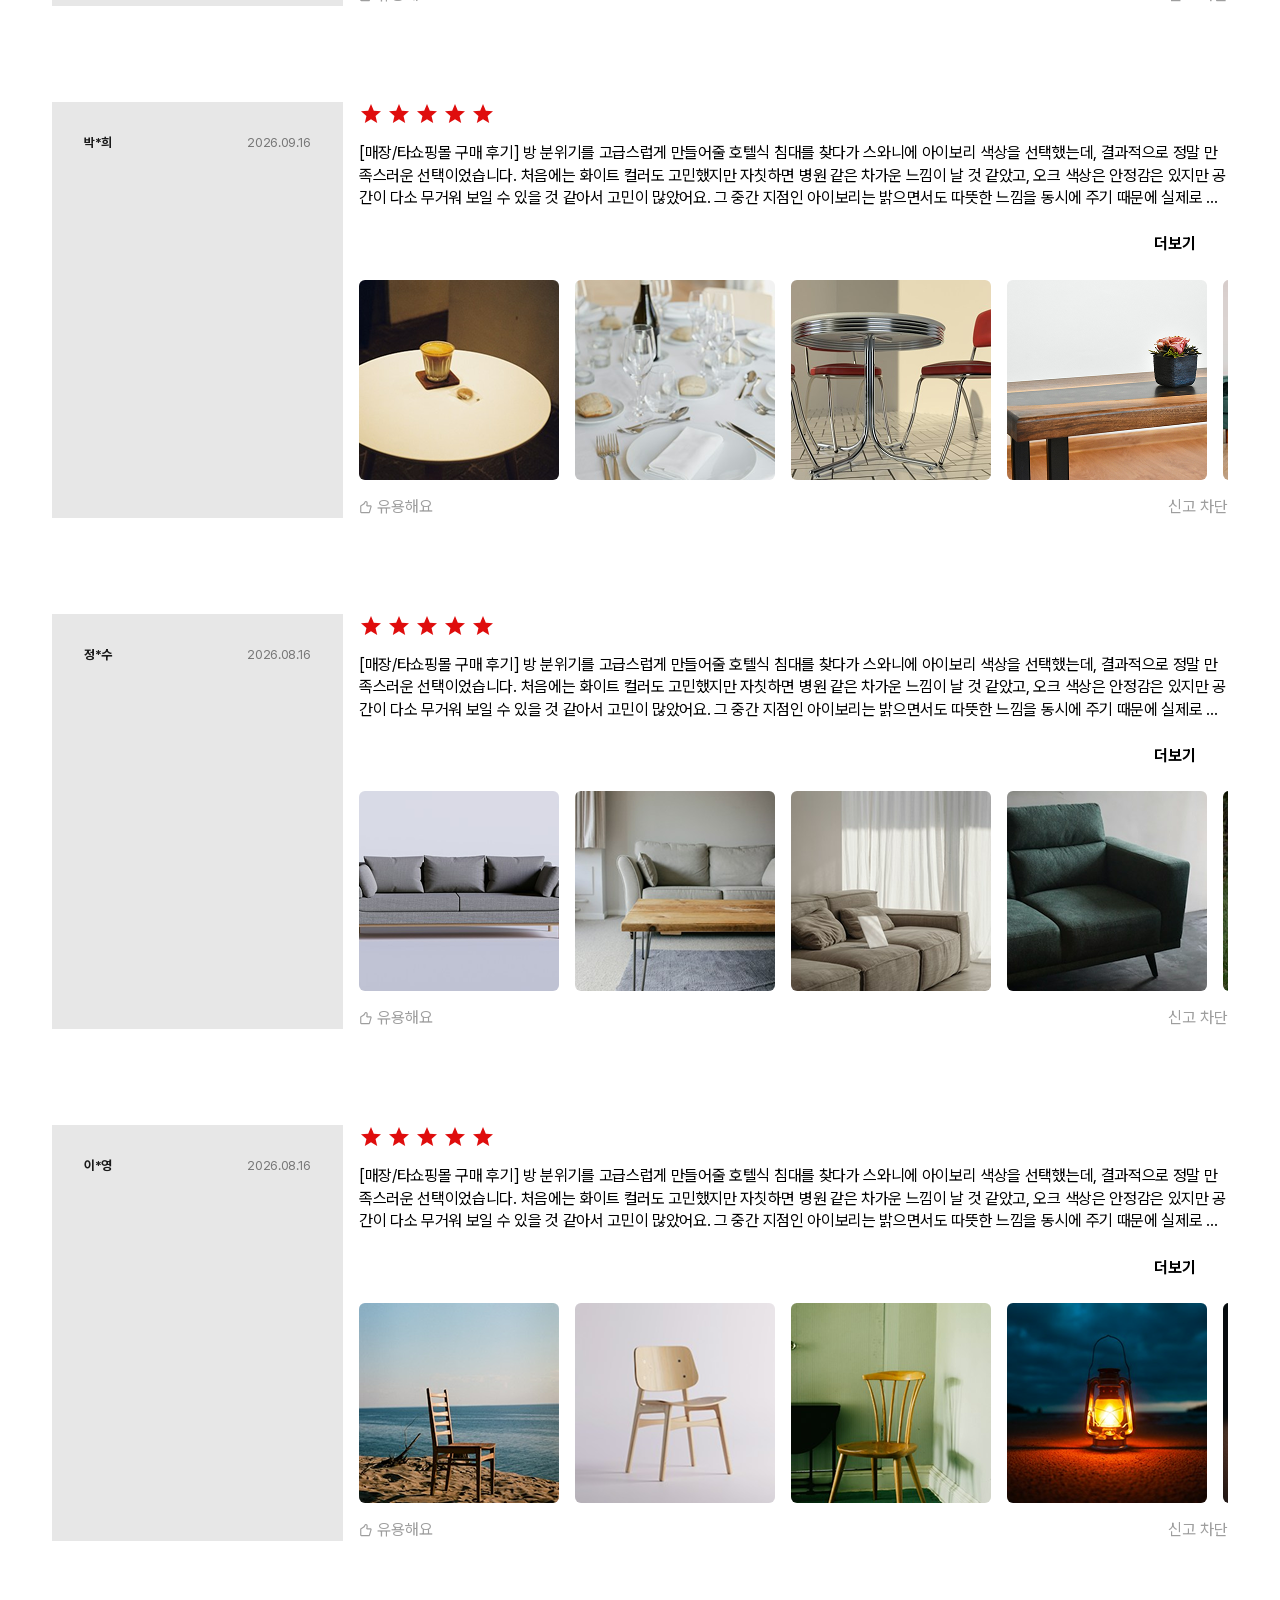
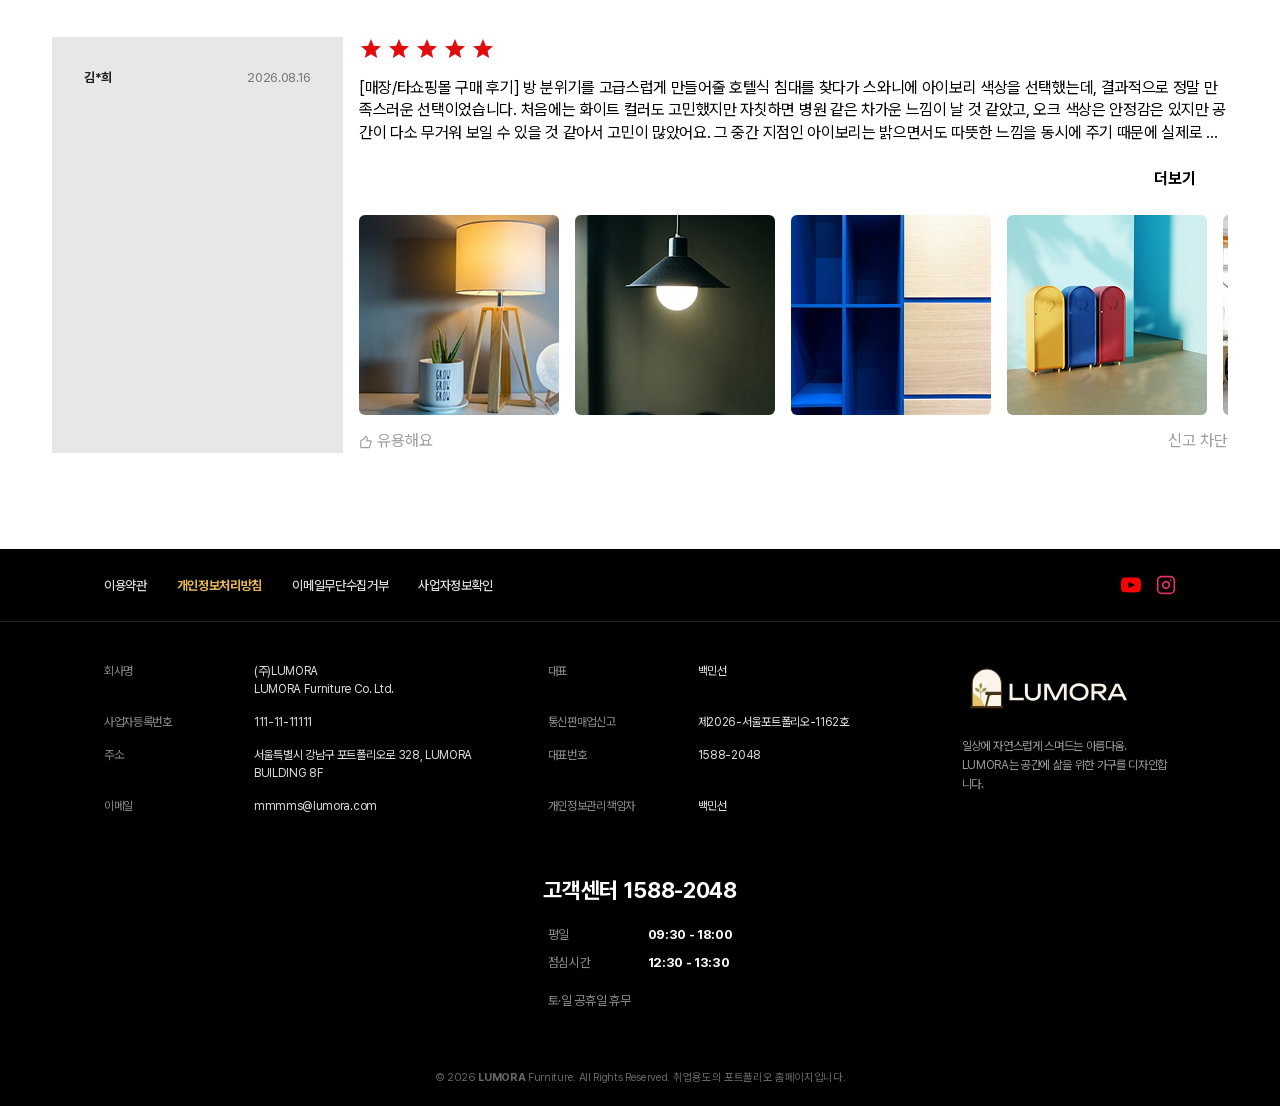
<file: projects/lumora/product.html>
<!DOCTYPE html>
<html lang="ko">

<head>
  <meta charset="UTF-8">
  <meta name="viewport" content="width=device-width, initial-scale=1.0">
  <title>헤이든 원목 침대 | LUMORA</title>
  <meta name="description" content="LUMORA 헤이든 원목 침대의 상품정보, 구매 혜택과 상품 리뷰를 확인하세요.">
  <link rel="stylesheet" href="./css/reset.css">
  <link rel="stylesheet" href="./css/font.css">
  <link rel="stylesheet" href="./css/common.css">
  <link rel="stylesheet" href="./css/index.css">
  <link rel="stylesheet" href="./css/minsun-chrome.css">
  <link rel="stylesheet" href="./css/product.css">
  <script src="./js/header.js" defer></script>
  <script src="./product.js" defer></script>
</head>

<body>
  <header class="pc">
    <div class="header-top"><div class="common-frame"><div class="logo"><a href="./index.html"><img src="./img/logo.svg" alt="LUMORA 쇼핑몰 로고"></a></div><div class="lnb"><ul class="user-menu">
      <li><a href="./login.html"><img src="./img/login-icon.svg" alt="로그인하기"><span>로그인</span></a></li><li><a href="./signup.html"><img src="./img/signup.svg" alt="회원가입하기"><span>회원가입</span></a></li><li><a href="#"><img src="./img/search-icon.svg" alt="검색하기"><span>검색</span></a></li><li><a href="./product.html?view=cart"><img src="./img/cart.svg" alt="장바구니보기"><span>장바구니</span></a></li><li><a href="#"><img src="./img/my.svg" alt="마이페이지"><span>마이페이지</span></a></li>
    </ul></div></div></div>
    <div class="header-bottom"><div class="common-frame"><ul class="gnb">
      <li><a href="./index.html">HOME</a></li>
      <li><a href="#">NEW</a><div class="gnb2depth"><div class="common-frame"><section><h4><a href="#">신상품 카테고리</a></h4><ul><li><a href="#">거실 신상품</a></li><li><a href="#">침실 신상품</a></li><li><a href="#">주방 신상품</a></li><li><a href="#">홈데코 신상품</a></li></ul></section><section><h4><a href="#">출시 일정</a></h4><ul><li><a href="#">오늘 입고</a></li><li><a href="#">이번 주 신상품</a></li><li><a href="#">이번 달 신상품</a></li><li><a href="#">프리오더</a></li></ul></section><section><h4><a href="#">신상품 기획전</a></h4><ul><li><a href="#">MD 추천 신상품</a></li><li><a href="#">단독 출시</a></li><li><a href="#">한정판</a></li><li><a href="#">NEW ARRIVAL</a></li></ul></section></div></div></li>
      <li><a href="#">SHOP</a><div class="gnb2depth"><div class="common-frame"><section><h4><a href="#">베스트 카테고리</a></h4><ul><li><a href="#">소파 BEST</a></li><li><a href="#">침대 BEST</a></li><li><a href="#">의자 BEST</a></li><li><a href="#">조명 BEST</a></li><li><a href="#">테이블 BEST</a></li><li><a href="#">수납가구 BEST</a></li></ul></section><section><h4><a href="#">인기순위</a></h4><ul><li><a href="#">TOP 10</a></li><li><a href="#">TOP 50</a></li><li><a href="#">실시간 인기</a></li><li><a href="#">고객 추천</a></li><li><a href="#">금주 인기</a></li></ul></section><section><h4><a href="#">베스트 기획전</a></h4><ul><li><a href="#">MD 추천</a></li><li><a href="#">신혼 추천</a></li><li><a href="#">자취 추천</a></li><li><a href="#">프리미엄 컬렉션</a></li><li><a href="#">금주 인기</a></li></ul></section></div></div></li>
      <li><a href="#">COLLECTION</a><div class="gnb2depth"><div class="common-frame"><section><h4><a href="#">시즌 컬렉션</a></h4><ul><li><a href="#">Spring Collection</a></li><li><a href="#">Summer Collection</a></li><li><a href="#">Autumn Collection</a></li><li><a href="#">Winter Collection</a></li><li><a href="#">Holiday Collection</a></li><li><a href="#">Outdoor Collection</a></li></ul></section><section><h4><a href="#">공간별 컬렉션</a></h4><ul><li><a href="#">Living Room</a></li><li><a href="#">Bedroom</a></li><li><a href="#">Dining Room</a></li><li><a href="#">Home Office</a></li><li><a href="#">Kitchen</a></li></ul></section><section><h4><a href="#">스타일 컬렉션</a></h4><ul><li><a href="#">Modern</a></li><li><a href="#">Minimal</a></li><li><a href="#">Scandinavian</a></li><li><a href="#">Natural</a></li><li><a href="#">Industrial</a></li></ul></section><section><h4><a href="#">스페셜 컬렉션</a></h4><ul><li><a href="#">Signature</a></li><li><a href="#">Limited Edition</a></li><li><a href="#">Designer Choice</a></li><li><a href="#">New Collection</a></li></ul></section></div></div></li>
      <li><a href="#">LOOKBOOK</a><div class="gnb2depth"><div class="common-frame"><section><h4><a href="#">공간 스타일링</a></h4><ul><li><a href="#">거실</a></li><li><a href="#">침실</a></li><li><a href="#">다이닝</a></li><li><a href="#">서재</a></li><li><a href="#">주방</a></li><li><a href="#">테라스</a></li></ul></section><section><h4><a href="#">라이프 스타일</a></h4><ul><li><a href="#">신혼집</a></li><li><a href="#">1인 가구</a></li><li><a href="#">패밀리홈</a></li><li><a href="#">오피스</a></li></ul></section><section><h4><a href="#">스타일</a></h4><ul><li><a href="#">모던</a></li><li><a href="#">북유럽</a></li><li><a href="#">미니멀</a></li><li><a href="#">럭셔리</a></li><li><a href="#">내츄럴</a></li><li><a href="#">빈티지</a></li></ul></section></div></div></li>
      <li><a href="#">MAGAZINE</a><div class="gnb2depth"><div class="common-frame"><section><h4><a href="#">인테리어 매거진</a></h4><ul><li><a href="#">공간 연출</a></li><li><a href="#">컬러 가이드</a></li><li><a href="#">가구 배치</a></li><li><a href="#">트렌드</a></li><li><a href="#">조명 스타일링</a></li><li><a href="#">계절 인테리어</a></li></ul></section><section><h4><a href="#">리빙 가이드</a></h4><ul><li><a href="#">홈카페</a></li><li><a href="#">홈오피스</a></li><li><a href="#">홈스타일링</a></li><li><a href="#">수납 노하우</a></li><li><a href="#">청소 팁</a></li></ul></section><section><h4><a href="#">브랜드 스토리</a></h4><ul><li><a href="#">디자이너 인터뷰</a></li><li><a href="#">제작과정</a></li><li><a href="#">소재 이야기</a></li><li><a href="#">브랜드 뉴스</a></li></ul></section></div></div></li>
      <li><a href="#">ABOUT</a><div class="gnb2depth"><div class="common-frame"><section><h4><a href="#">브랜드</a></h4><ul><li><a href="#">브랜드 소개</a></li><li><a href="#">브랜드 철학</a></li><li><a href="#">브랜드 히스토리</a></li><li><a href="#">디자이너</a></li><li><a href="#">브랜드 가치</a></li><li><a href="#">지속 가능성</a></li></ul></section><section><h4><a href="#">서비스</a></h4><ul><li><a href="#">매장 안내</a></li><li><a href="#">배송 안내</a></li><li><a href="#">교환·반품</a></li><li><a href="#">고객센터</a></li></ul></section><section><h4><a href="#">커뮤니티</a></h4><ul><li><a href="#">공지사항</a></li><li><a href="#">자주 묻는 질문</a></li><li><a href="#">리뷰</a></li><li><a href="#">문의하기</a></li><li><a href="#">이벤트</a></li></ul></section></div></div></li>
    </ul></div></div>
  </header>
  <div class="smart-header"><div class="common-frame"><ul class="smart-actions" aria-label="빠른 메뉴"><li><a href="#"><img src="./img/search-icon.svg" alt="검색"></a></li><li><a href="./login.html"><img src="./img/login-icon.svg" alt="로그인"></a></li><li><a href="./signup.html"><img src="./img/signup.svg" alt="회원가입"></a></li><li><a href="./product.html?view=cart"><img src="./img/cart.svg" alt="장바구니"></a></li></ul><div class="logo"><a href="./index.html"><img src="./img/logo.svg" alt="LUMORA 로고 메인페이지로 이동"></a></div><div class="btn-menu"><a href="#"><img src="./img/Menu.svg" alt="전체메뉴 열기"></a></div></div></div>
  <div class="smart-overlay-menu">
    <div class="smart-overlay-menu-1"><div class="common-frame"><div class="btn-menu-close"><a href="#"><img src="./img/lucide_arrow-up-left.svg" alt="전체메뉴 닫기"></a></div></div></div>
    <div class="smart-overlay-menu-2"><div class="common-frame"><ul class="user-menu"><li><a href="./login.html"><img src="./img/login-icon.svg" alt="로그인하기"><span>로그인</span></a></li><li><a href="./signup.html"><img src="./img/signup.svg" alt="회원가입하기"><span>회원가입</span></a></li><li><a href="#"><img src="./img/search-icon.svg" alt="검색하기"><span>검색</span></a></li><li><a href="./product.html?view=cart"><img src="./img/cart.svg" alt="장바구니보기"><span>장바구니</span></a></li><li><a href="#"><img src="./img/my.svg" alt="마이페이지"><span>마이페이지</span></a></li></ul></div></div>
    <div class="smart-overlay-menu-top"><div class="common-frame"><ul class="gnb-smart"><li><a href="#">HOME</a></li><li><a href="#">NEW</a></li><li><a href="#">SHOP</a></li><li><a href="#">COLLECTION</a></li><li><a href="#">LOOKBOOK</a></li><li><a href="#">MAGAZINE</a></li><li><a href="#">ABOUT</a></li></ul></div></div>
    <div class="smart-overlay-menu-bottom">
      <div class="gnb2depth-smart"><div class="common-frame"><section><h4>신상품 전체</h4></section><section><h4><a href="#">신상품 카테고리</a></h4><ul><li><a href="#">거실 신상품</a></li><li><a href="#">침실 신상품</a></li><li><a href="#">주방 신상품</a></li><li><a href="#">홈데코 신상품</a></li></ul></section><section><h4>출시 일정</h4><ul><li><a href="#">오늘 입고</a></li><li><a href="#">이번 주 신상품</a></li><li><a href="#">이번 달 신상품</a></li><li><a href="#">프리오더</a></li></ul></section><section><h4>신상품 기획전</h4><ul><li><a href="#">MD 추천 신상품</a></li><li><a href="#">단독 출시</a></li><li><a href="#">한정판</a></li><li><a href="#">NEW ARRIVAL</a></li></ul></section></div></div>
      <div class="gnb2depth-smart"><div class="common-frame"><section><h4>베스트 카테고리</h4><ul><li><a href="#">소파 BEST</a></li><li><a href="#">침대 BEST</a></li><li><a href="#">의자 BEST</a></li><li><a href="#">조명 BEST</a></li><li><a href="#">테이블 BEST</a></li><li><a href="#">수납가구 BEST</a></li></ul></section><section><h4>인기순위</h4><ul><li><a href="#">TOP 10</a></li><li><a href="#">TOP 50</a></li><li><a href="#">실시간 인기</a></li><li><a href="#">고객 추천</a></li><li><a href="#">금주 인기</a></li></ul></section><section><h4>베스트 기획전</h4><ul><li><a href="#">MD 추천</a></li><li><a href="#">신혼 추천</a></li><li><a href="#">자취 추천</a></li><li><a href="#">프리미엄 컬렉션</a></li><li><a href="#">금주 인기</a></li></ul></section></div></div>
      <div class="gnb2depth-smart"><div class="common-frame"><section><h4> 컬렉션</h4></section><section><h4>시즌 컬렉션</h4><ul><li><a href="#">Spring Collection</a></li><li><a href="#">Summer Collection</a></li><li><a href="#">Autumn Collection</a></li><li><a href="#">Winter Collection</a></li><li><a href="#">Holiday Collection</a></li><li><a href="#">Outdoor Collection</a></li></ul></section><section><h4>공간별 컬렉션</h4><ul><li><a href="#">Living Room</a></li><li><a href="#">Bedroom</a></li><li><a href="#">Dining Room</a></li><li><a href="#">Home Office</a></li><li><a href="#">Kitchen</a></li></ul></section><section><h4>스타일 컬렉션</h4><ul><li><a href="#">Modern</a></li><li><a href="#">Minimal</a></li><li><a href="#">Scandinavian</a></li><li><a href="#">Natural</a></li><li><a href="#">Industrial</a></li></ul></section><section><h4>스페셜 컬렉션</h4><ul><li><a href="#">Signature</a></li><li><a href="#">Limited Edition</a></li><li><a href="#">Designer Choice</a></li><li><a href="#">New Collection</a></li></ul></section></div></div>
      <div class="gnb2depth-smart"><div class="common-frame"><section><h4>스타일링</h4></section><section><h4>공간 스타일링</h4><ul><li><a href="#">거실</a></li><li><a href="#">침실</a></li><li><a href="#">다이닝</a></li><li><a href="#">서재</a></li><li><a href="#">주방</a></li><li><a href="#">테라스</a></li></ul></section><section><h4>라이프 스타일</h4><ul><li><a href="#">신혼집</a></li><li><a href="#">1인 가구</a></li><li><a href="#">패밀리홈</a></li><li><a href="#">오피스</a></li></ul></section><section><h4>스타일</h4><ul><li><a href="#">모던</a></li><li><a href="#">북유럽</a></li><li><a href="#">미니멀</a></li><li><a href="#">럭셔리</a></li><li><a href="#">내츄럴</a></li><li><a href="#">빈티지</a></li></ul></section></div></div>
      <div class="gnb2depth-smart"><div class="common-frame"><section><h4>전체 콘텐츠</h4></section><section><h4>인테리어 매거진</h4><ul><li><a href="#">공간 연출</a></li><li><a href="#">컬러 가이드</a></li><li><a href="#">가구 배치</a></li><li><a href="#">트렌드</a></li><li><a href="#">조명 스타일링</a></li><li><a href="#">계절 인테리어</a></li></ul></section><section><h4>리빙 가이드</h4><ul><li><a href="#">홈카페</a></li><li><a href="#">홈오피스</a></li><li><a href="#">홈스타일링</a></li><li><a href="#">수납 노하우</a></li><li><a href="#">청소 팁</a></li></ul></section><section><h4>브랜드 스토리</h4><ul><li><a href="#">디자이너 인터뷰</a></li><li><a href="#">제작과정</a></li><li><a href="#">소재 이야기</a></li><li><a href="#">브랜드 뉴스</a></li></ul></section></div></div>
      <div class="gnb2depth-smart"><div class="common-frame"><section><h4>LUMORA STORY</h4></section><section><h4>브랜드</h4><ul><li><a href="#">브랜드 소개</a></li><li><a href="#">브랜드 철학</a></li><li><a href="#">브랜드 히스토리</a></li><li><a href="#">디자이너</a></li><li><a href="#">브랜드 가치</a></li><li><a href="#">지속 가능성</a></li></ul></section><section><h4>서비스</h4><ul><li><a href="#">매장 안내</a></li><li><a href="#">배송 안내</a></li><li><a href="#">교환·반품</a></li><li><a href="#">고객센터</a></li></ul></section><section><h4>커뮤니티</h4><ul><li><a href="#">공지사항</a></li><li><a href="#">자주 묻는 질문</a></li><li><a href="#">리뷰</a></li><li><a href="#">문의하기</a></li><li><a href="#">이벤트</a></li></ul></section></div></div>
    </div>
  </div>
  <main id="product-page">
    <section class="product-summary page-width" aria-labelledby="product-title">
      <div class="product-gallery">
        <button class="main-image" aria-label="상품 이미지 확대"><img id="main-image" src="./img/bad5.png" alt="헤이든 원목 침대"
            width="1254" height="1254" fetchpriority="high"></button>
        <div id="thumbnails" class="thumbnails" aria-label="상품 이미지 선택">
          <button class="thumbnail" type="button" aria-label="상품 이미지 1 보기">
            <img src="./img/bad1.png" alt="상품 이미지 1">
          </button>
          <button class="thumbnail" type="button" aria-label="상품 이미지 2 보기">
            <img src="./img/bad2.png" alt="상품 이미지 2">
          </button>
          <button class="thumbnail" type="button" aria-label="상품 이미지 3 보기">
            <img src="./img/bad3.png" alt="상품 이미지 3">
          </button>
          <button class="thumbnail" type="button" aria-label="상품 이미지 4 보기">
            <img src="./img/bad4.png" alt="상품 이미지 4">
          </button>
          <button class="thumbnail" type="button" aria-label="상품 이미지 5 보기">
            <img src="./img/bad5.png" alt="상품 이미지 5">
          </button>
        </div>
      </div>
      <div class="product-info">
        <div class="product-heading">
          <div><span class="badge">NEW</span>
            <h1 id="product-title">[LUMORA] 헤이든 원목 침대</h1>
          </div>
          <div class="product-price">
            <div class="original-price"><s id="original-price">920,000</s><span>원</span></div>
            <div class="sale-price"><span id="discount">15%</span><span class="sale"><b
                  id="sale-price">782,000</b>원</span></div>
          </div>
        </div>
        <div class="benefits">
          <div class="benefit-row membership">
            <h2>회원혜택</h2>
            <div class="benefit-body">
              <div class="benefit-item"><span>상품 할인</span>
                <div>
                  <div class="member-price"><b>782,000</b>원 <span class="discount-badge">5%</span></div><small>주문서 작성 시
                    가격 적용됩니다.</small>
                </div>
              </div>
            </div><button class="coupon" data-action="coupon">전체 쿠폰 받기<img src="./img/product/download.svg"
                alt=""></button>
          </div>
          <div class="benefit-row extra-benefits">
            <h2>추가혜택</h2>
            <div class="benefit-body">
              <div class="benefit-item"><span>무이자할부</span>
                <div>최대 6개월</div>
              </div>
              <div class="benefit-item"><span>카드</span>
                <div>삼성카드 957,500원 (10,000원 즉시할인)</div>
              </div>
            </div><button class="text-link" data-action="benefits">더보기</button>
          </div>
          <div class="benefit-row points">
            <h2>포인트</h2>
            <div class="benefit-body">
              <div class="benefit-item"><span>LUMORA&nbsp; Point</span>
                <div>9,190P (1%) 적립 예정<small>LUMORA 회원 가입 시 적립 가능합니다.</small></div>
              </div>
            </div><button class="text-link" data-action="points">더보기</button>
          </div>
          <div class="benefit-row shipping">
            <h2>배송정보</h2>
            <div class="benefit-body">
              <p>무료배송 (제주도 제외) / 전문 설치배송</p>
            </div><button class="text-link" data-action="shipping">자세히보기</button>
          </div>
        </div>
        <div class="purchase">
          <div class="purchase-price">
            <p>총 합계금액 <span><b id="total-price">957,000</b>원</span></p><small>※ 회원 혜택가는 로그인 후, 주문서 작성시 적용 가능합니다.</small>
          </div>
          <div class="purchase-buttons"><button data-action="add-cart">장바구니</button><button
              data-action="buy">구매하기</button></div>
        </div>
      </div>
    </section>
    <div class="product-content page-width">
      <nav class="product-tabs" aria-label="상품 상세 메뉴"><a class="active" href="#product-detail"
          aria-current="location">상품정보</a><a href="#product-reviews">상품리뷰</a><button data-action="qa">상품Q&amp;A</button>
      </nav>
      <section id="product-detail" aria-label="상품 상세정보"><img class="detail-image" src="./img/Bed-Detail-Page.png"
          alt="헤이든 원목 침대: 따스한 우드 프레임, 수납형 헤드, 은은한 간접조명과 견고한 구조. 상세 규격과 구성은 고객센터로 문의해 주세요." width="860" height="2386">
        <p id="detail-unavailable" hidden>상품 상세정보는 고객센터로 문의해 주세요.</p>
      </section>
      <section id="product-reviews" aria-labelledby="reviews-title">
        <h2 id="reviews-title">상품 리뷰 (5)</h2>
        <div id="reviews" class="reviews">
          <article class="review">
            <header class="review-user"><b>김*연</b><time datetime="2026-09-16">2026.09.16</time></header>
            <div class="review-content">
              <p class="stars" aria-label="별점 5점"><img src="./img/star.svg" alt=""><img src="./img/star.svg" alt=""><img src="./img/star.svg" alt=""><img src="./img/star.svg" alt=""><img src="./img/star.svg" alt=""></p>
              <p id="review-1-text" class="review-text">[매장/타쇼핑몰 구매 후기] 방 분위기를 고급스럽게 만들어줄 호텔식 침대를 찾다가 스와니에 아이보리 색상을 선택했는데, 결과적으로 정말 만족스러운 선택이었습니다. 처음에는 화이트 컬러도 고민했지만 자칫하면 병원 같은 차가운 느낌이 날 것 같았고, 오크 색상은 안정감은 있지만 공간이 다소 무거워 보일 수 있을 것 같아서 고민이 많았어요. 그 중간 지점인 아이보리는 밝으면서도 따뜻한 느낌을 동시에 주기 때문에 실제로 설치하고 나니 방 전체 분위기가 훨씬 부드럽고 고급스럽게 완성된 느낌입니다.</p>
              <button class="review-more" type="button" aria-expanded="false" aria-controls="review-1-text"><span>더보기</span></button>
              <div class="review-images" aria-label="리뷰 사진">
                <button class="review-image" type="button" aria-label="김*연 리뷰 이미지 1 확대"><img src="./img/product-img/Review1-1.png" alt="김*연 리뷰 이미지 1"></button><button class="review-image" type="button" aria-label="김*연 리뷰 이미지 2 확대"><img src="./img/product-img/Review1-2.png" alt="김*연 리뷰 이미지 2"></button><button class="review-image" type="button" aria-label="김*연 리뷰 이미지 3 확대"><img src="./img/product-img/Review1-3.png" alt="김*연 리뷰 이미지 3"></button><button class="review-image" type="button" aria-label="김*연 리뷰 이미지 4 확대"><img src="./img/product-img/Review1-4.png" alt="김*연 리뷰 이미지 4"></button><button class="review-image" type="button" aria-label="김*연 리뷰 이미지 5 확대"><img src="./img/product-img/Review1-5.png" alt="김*연 리뷰 이미지 5"></button><button class="review-image" type="button" aria-label="김*연 리뷰 이미지 6 확대"><img src="./img/product-img/Review1-6.png" alt="김*연 리뷰 이미지 6"></button>
              </div>
              <div class="review-actions"><button class="helpful" type="button" aria-pressed="false"><img src="./img/product-img/like.svg" alt=""><span>유용해요</span></button><button class="report" type="button">신고 차단</button></div>
            </div>
          </article>
          <article class="review">
            <header class="review-user"><b>박*희</b><time datetime="2026-09-16">2026.09.16</time></header>
            <div class="review-content">
              <p class="stars" aria-label="별점 5점"><img src="./img/star.svg" alt=""><img src="./img/star.svg" alt=""><img src="./img/star.svg" alt=""><img src="./img/star.svg" alt=""><img src="./img/star.svg" alt=""></p>
              <p id="review-2-text" class="review-text">[매장/타쇼핑몰 구매 후기] 방 분위기를 고급스럽게 만들어줄 호텔식 침대를 찾다가 스와니에 아이보리 색상을 선택했는데, 결과적으로 정말 만족스러운 선택이었습니다. 처음에는 화이트 컬러도 고민했지만 자칫하면 병원 같은 차가운 느낌이 날 것 같았고, 오크 색상은 안정감은 있지만 공간이 다소 무거워 보일 수 있을 것 같아서 고민이 많았어요. 그 중간 지점인 아이보리는 밝으면서도 따뜻한 느낌을 동시에 주기 때문에 실제로 설치하고 나니 방 전체 분위기가 훨씬 부드럽고 고급스럽게 완성된 느낌입니다.</p>
              <button class="review-more" type="button" aria-expanded="false" aria-controls="review-2-text"><span>더보기</span></button>
              <div class="review-images" aria-label="리뷰 사진">
                <button class="review-image" type="button" aria-label="박*희 리뷰 이미지 1 확대"><img src="./img/product-img/Review2-1.png" alt="박*희 리뷰 이미지 1"></button><button class="review-image" type="button" aria-label="박*희 리뷰 이미지 2 확대"><img src="./img/product-img/Review2-2.png" alt="박*희 리뷰 이미지 2"></button><button class="review-image" type="button" aria-label="박*희 리뷰 이미지 3 확대"><img src="./img/product-img/Review2-3.png" alt="박*희 리뷰 이미지 3"></button><button class="review-image" type="button" aria-label="박*희 리뷰 이미지 4 확대"><img src="./img/product-img/Review2-4.png" alt="박*희 리뷰 이미지 4"></button><button class="review-image" type="button" aria-label="박*희 리뷰 이미지 5 확대"><img src="./img/product-img/Review2-5.png" alt="박*희 리뷰 이미지 5"></button><button class="review-image" type="button" aria-label="박*희 리뷰 이미지 6 확대"><img src="./img/product-img/Review2-6.png" alt="박*희 리뷰 이미지 6"></button>
              </div>
              <div class="review-actions"><button class="helpful" type="button" aria-pressed="false"><img src="./img/product-img/like.svg" alt=""><span>유용해요</span></button><button class="report" type="button">신고 차단</button></div>
            </div>
          </article>
          <article class="review">
            <header class="review-user"><b>정*수</b><time datetime="2026-08-16">2026.08.16</time></header>
            <div class="review-content">
              <p class="stars" aria-label="별점 5점"><img src="./img/star.svg" alt=""><img src="./img/star.svg" alt=""><img src="./img/star.svg" alt=""><img src="./img/star.svg" alt=""><img src="./img/star.svg" alt=""></p>
              <p id="review-3-text" class="review-text">[매장/타쇼핑몰 구매 후기] 방 분위기를 고급스럽게 만들어줄 호텔식 침대를 찾다가 스와니에 아이보리 색상을 선택했는데, 결과적으로 정말 만족스러운 선택이었습니다. 처음에는 화이트 컬러도 고민했지만 자칫하면 병원 같은 차가운 느낌이 날 것 같았고, 오크 색상은 안정감은 있지만 공간이 다소 무거워 보일 수 있을 것 같아서 고민이 많았어요. 그 중간 지점인 아이보리는 밝으면서도 따뜻한 느낌을 동시에 주기 때문에 실제로 설치하고 나니 방 전체 분위기가 훨씬 부드럽고 고급스럽게 완성된 느낌입니다.</p>
              <button class="review-more" type="button" aria-expanded="false" aria-controls="review-3-text"><span>더보기</span></button>
              <div class="review-images" aria-label="리뷰 사진">
                <button class="review-image" type="button" aria-label="정*수 리뷰 이미지 1 확대"><img src="./img/product-img/Review3-1.png" alt="정*수 리뷰 이미지 1"></button><button class="review-image" type="button" aria-label="정*수 리뷰 이미지 2 확대"><img src="./img/product-img/Review3-2.png" alt="정*수 리뷰 이미지 2"></button><button class="review-image" type="button" aria-label="정*수 리뷰 이미지 3 확대"><img src="./img/product-img/Review3-3.png" alt="정*수 리뷰 이미지 3"></button><button class="review-image" type="button" aria-label="정*수 리뷰 이미지 4 확대"><img src="./img/product-img/Review3-4.png" alt="정*수 리뷰 이미지 4"></button><button class="review-image" type="button" aria-label="정*수 리뷰 이미지 5 확대"><img src="./img/product-img/Review3-5.png" alt="정*수 리뷰 이미지 5"></button><button class="review-image" type="button" aria-label="정*수 리뷰 이미지 6 확대"><img src="./img/product-img/Review3-6.png" alt="정*수 리뷰 이미지 6"></button>
              </div>
              <div class="review-actions"><button class="helpful" type="button" aria-pressed="false"><img src="./img/product-img/like.svg" alt=""><span>유용해요</span></button><button class="report" type="button">신고 차단</button></div>
            </div>
          </article>
          <article class="review">
            <header class="review-user"><b>이*영</b><time datetime="2026-08-16">2026.08.16</time></header>
            <div class="review-content"><p class="stars" aria-label="별점 5점"><img src="./img/star.svg" alt=""><img src="./img/star.svg" alt=""><img src="./img/star.svg" alt=""><img src="./img/star.svg" alt=""><img src="./img/star.svg" alt=""></p><p id="review-4-text" class="review-text">[매장/타쇼핑몰 구매 후기] 방 분위기를 고급스럽게 만들어줄 호텔식 침대를 찾다가 스와니에 아이보리 색상을 선택했는데, 결과적으로 정말 만족스러운 선택이었습니다. 처음에는 화이트 컬러도 고민했지만 자칫하면 병원 같은 차가운 느낌이 날 것 같았고, 오크 색상은 안정감은 있지만 공간이 다소 무거워 보일 수 있을 것 같아서 고민이 많았어요. 그 중간 지점인 아이보리는 밝으면서도 따뜻한 느낌을 동시에 주기 때문에 실제로 설치하고 나니 방 전체 분위기가 훨씬 부드럽고 고급스럽게 완성된 느낌입니다.</p><button class="review-more" type="button" aria-expanded="false" aria-controls="review-4-text"><span>더보기</span></button><div class="review-images" aria-label="리뷰 사진"><button class="review-image" type="button" aria-label="이*영 리뷰 이미지 1 확대"><img src="./img/product-img/Review4-1.png" alt="이*영 리뷰 이미지 1"></button><button class="review-image" type="button" aria-label="이*영 리뷰 이미지 2 확대"><img src="./img/product-img/Review4-2.png" alt="이*영 리뷰 이미지 2"></button><button class="review-image" type="button" aria-label="이*영 리뷰 이미지 3 확대"><img src="./img/product-img/Review4-3.png" alt="이*영 리뷰 이미지 3"></button><button class="review-image" type="button" aria-label="이*영 리뷰 이미지 4 확대"><img src="./img/product-img/Review4-4.png" alt="이*영 리뷰 이미지 4"></button><button class="review-image" type="button" aria-label="이*영 리뷰 이미지 5 확대"><img src="./img/product-img/Review4-5.png" alt="이*영 리뷰 이미지 5"></button><button class="review-image" type="button" aria-label="이*영 리뷰 이미지 6 확대"><img src="./img/product-img/Review4-6.png" alt="이*영 리뷰 이미지 6"></button></div><div class="review-actions"><button class="helpful" type="button" aria-pressed="false"><img src="./img/product-img/like.svg" alt=""><span>유용해요</span></button><button class="report" type="button">신고 차단</button></div></div>
          </article>
          <article class="review">
            <header class="review-user"><b>김*희</b><time datetime="2026-08-16">2026.08.16</time></header>
            <div class="review-content"><p class="stars" aria-label="별점 5점"><img src="./img/star.svg" alt=""><img src="./img/star.svg" alt=""><img src="./img/star.svg" alt=""><img src="./img/star.svg" alt=""><img src="./img/star.svg" alt=""></p><p id="review-5-text" class="review-text">[매장/타쇼핑몰 구매 후기] 방 분위기를 고급스럽게 만들어줄 호텔식 침대를 찾다가 스와니에 아이보리 색상을 선택했는데, 결과적으로 정말 만족스러운 선택이었습니다. 처음에는 화이트 컬러도 고민했지만 자칫하면 병원 같은 차가운 느낌이 날 것 같았고, 오크 색상은 안정감은 있지만 공간이 다소 무거워 보일 수 있을 것 같아서 고민이 많았어요. 그 중간 지점인 아이보리는 밝으면서도 따뜻한 느낌을 동시에 주기 때문에 실제로 설치하고 나니 방 전체 분위기가 훨씬 부드럽고 고급스럽게 완성된 느낌입니다.</p><button class="review-more" type="button" aria-expanded="false" aria-controls="review-5-text"><span>더보기</span></button><div class="review-images" aria-label="리뷰 사진"><button class="review-image" type="button" aria-label="김*희 리뷰 이미지 1 확대"><img src="./img/product-img/Review5-1.png" alt="김*희 리뷰 이미지 1"></button><button class="review-image" type="button" aria-label="김*희 리뷰 이미지 2 확대"><img src="./img/product-img/Review5-2.png" alt="김*희 리뷰 이미지 2"></button><button class="review-image" type="button" aria-label="김*희 리뷰 이미지 3 확대"><img src="./img/product-img/Review5-3.png" alt="김*희 리뷰 이미지 3"></button><button class="review-image" type="button" aria-label="김*희 리뷰 이미지 4 확대"><img src="./img/product-img/Review5-4.png" alt="김*희 리뷰 이미지 4"></button><button class="review-image" type="button" aria-label="김*희 리뷰 이미지 5 확대"><img src="./img/product-img/Review5-5.png" alt="김*희 리뷰 이미지 5"></button><button class="review-image" type="button" aria-label="김*희 리뷰 이미지 6 확대"><img src="./img/product-img/Review5-6.png" alt="김*희 리뷰 이미지 6"></button></div><div class="review-actions"><button class="helpful" type="button" aria-pressed="false"><img src="./img/product-img/like.svg" alt=""><span>유용해요</span></button><button class="report" type="button">신고 차단</button></div></div>
          </article>
        </div>
      </section>
    </div>
  </main>
  <section id="product-not-found" class="page-width empty-state" hidden>
    <h1>상품을 찾을 수 없습니다.</h1><a href="./product.html?pid=1">헤이든 원목 침대 보기</a>
  </section>
  <footer>
    <div class="footer-top"><div class="common-frame f-pad"><ul class="f-nav"><li><a href="#">이용약관</a></li><li><a href="#" class="bold">개인정보처리방침</a></li><li><a href="#">이메일무단수집거부</a></li><li><a href="#">사업자정보확인</a></li></ul><div class="sns-icons"><a href="#"><svg width="20" height="20" viewBox="0 0 24 24" fill="#FF0000" xmlns="http://www.w3.org/2000/svg"><path d="M19.615 3.184c-3.604-.246-11.631-.245-15.23 0-3.897.266-4.356 2.62-4.385 8.816.029 6.185.484 8.549 4.385 8.816 3.6.245 11.626.246 15.23 0 3.897-.266 4.356-2.62 4.385-8.816-.029-6.185-.484-8.549-4.385-8.816zm-10.615 12.816v-8l8 3.993-8 4.007z"/></svg></a><a href="#"><svg width="20" height="20" viewBox="0 0 24 24" fill="none" stroke="#E1306C" stroke-width="2" stroke-linecap="round" stroke-linejoin="round" xmlns="http://www.w3.org/2000/svg"><rect x="2" y="2" width="20" height="20" rx="5" ry="5"></rect><path d="M16 11.37A4 4 0 1 1 12.63 8 4 4 0 0 1 16 11.37z"></path><line x1="17.5" y1="6.5" x2="17.51" y2="6.5"></line></svg></a></div></div></div>
    <div class="footer-bottom"><div class="common-frame f-pad"><div class="f-main-wrap"><div class="company-info"><div class="info-grid"><span class="label">회사명</span><p class="value">(주)LUMORA<br>LUMORA Furniture Co. Ltd.</p><span class="label">대표</span><p class="value">백민선</p><span class="label">사업자등록번호</span><p class="value">111-11-11111</p><span class="label">통신판매업신고</span><p class="value">제2026-서울포트폴리오-1162호</p><span class="label">주소</span><p class="value">서울특별시 강남구 포트폴리오로 328, LUMORA BUILDING 8F</p><span class="label">대표번호</span><p class="value">1588-2048</p><span class="label">이메일</span><p class="value">mmmms@lumora.com</p><span class="label">개인정보관리책임자</span><p class="value">백민선</p></div></div><div class="footer-brand"><div class="f-logo"><img src="./img/logo-dark.svg" alt="LUMORA 로고"></div><p>일상에 자연스럽게 스며드는 아름다움.<br>LUMORA는 공간에 삶을 위한 가구를 디자인합니다.</p></div></div><div class="cs-center"><h2>고객센터 1588-2048</h2><div class="cs-time"><div class="time-row"><span>평일</span><p>09:30 - 18:00</p></div><div class="time-row"><span>점심시간</span><p>12:30 - 13:30</p></div><div class="holiday">토·일 공휴일 휴무</div></div></div></div><div class="copyright"><div class="common-frame f-pad">&copy; 2026 <b>LUMORA</b> Furniture. All Rights Reserved. 취업용도의 포트폴리오 홈페이지입니다.</div></div></div>
  </footer>
  <dialog id="benefits-dialog" class="benefit-dialog" aria-labelledby="benefits-title">
    <div class="dialog-head"><h2 id="benefits-title">무이자 할부 안내</h2><button class="close-dialog" aria-label="무이자 할부 안내 닫기"><img src="./img/x.svg" alt="" width="24" height="24"></button></div>
    <p class="dialog-period">26년 10월 1일 - 27년 3월 1일</p>
    <table class="benefit-table">
      <caption>신용카드 할부 이벤트</caption>
      <thead><tr><th scope="col">카드사</th><th scope="col">행사 내용</th></tr></thead>
      <tbody>
        <tr><th scope="row">현대카드</th><td>1만원 이상 결제 시<br>2~3개월 무이자 할부</td></tr>
        <tr><th scope="row">신한카드 / KB국민카드 / 롯데카드 / 전북카드</th><td>5만원 이상 결제 시<br>2~3개월 무이자 할부</td></tr>
        <tr><th scope="row">삼성카드</th><td>5만원 이상 결제 시<br>2~3개월 무이자 할부</td></tr>
      </tbody>
    </table>
    <p class="dialog-note">가상의 LUMOLA 쇼핑몰 UI 데모로, 실제 카드 결제 혜택이 아닙니다.</p>
  </dialog>
  <dialog id="points-dialog" class="benefit-dialog" aria-labelledby="points-title">
    <div class="dialog-head"><h2 id="points-title">LUMOLA 포인트 적립 안내</h2><button class="close-dialog" aria-label="포인트 적립 안내 닫기"><img src="./img/x.svg" alt="" width="24" height="24"></button></div>
    <dl class="benefit-details">
      <div><dt>적립대상</dt><dd>LUMOLA 멤버스 회원</dd></div>
      <div><dt>적립률</dt><dd>최종 결제 가격의 0.1 ~ 0.5% 적립</dd></div>
      <div><dt>안내</dt><dd>배송비 및 일부 옵션 금액은 적립 대상에서 제외될 수 있습니다.</dd></div>
      <div><dt>적립제외</dt><dd>비회원 및 LUMOLA 멤버스 미가입 회원</dd></div>
    </dl>
    <a class="dialog-primary" href="./signup.html">LUMOLA 멤버스 가입하러 가기</a>
  </dialog>
  <dialog id="shipping-dialog" class="benefit-dialog" aria-labelledby="shipping-title">
    <div class="dialog-head"><h2 id="shipping-title">배송일 지정 관련 안내</h2><button class="close-dialog" aria-label="배송일 지정 안내 닫기"><img src="./img/x.svg" alt="" width="24" height="24"></button></div>
    <section class="delivery-section"><h3>내 가구는 내가 원하는 시간대에, 맞춤배송</h3><ul><li>고객님이 직접 희망 배송일과 배송시간대를 지정할 수 있습니다.</li><li>주문 결제 단계에서 원하는 배송일과 배송시간대를 선택할 수 있습니다.</li></ul></section>
    <section class="delivery-section"><h3>낮 12시 전에 주문하면 내일배송</h3><ul><li>수도권 기준 낮 12시 전 주문 시 내일 배송이 가능합니다.</li><li>희망 배송일 설정에서 다음날을 선택하면 됩니다.</li><li>주말 / 공휴일은 제외됩니다.</li><li>상품 입고 지연 또는 배송 일정에 따라 내일 배송이 어려울 수 있습니다.</li></ul></section>
    <section class="delivery-section"><h3>화, 수, 목은 21시까지 퇴근배송</h3><ul><li>일부 지역에서 화/수/목 19~21시 배송을 선택할 수 있습니다.</li><li>희망 배송일 설정에서 퇴근배송을 선택해주세요.</li><li>배송 일정이 가득 찬 경우 시간 지정이 어려울 수 있습니다.</li><li>일부 대형 가구는 야간 설치가 어려울 수 있습니다.</li></ul></section>
    <p class="dialog-note">포트폴리오용 배송 서비스 안내 예시입니다. 실제 배송은 진행되지 않습니다.</p>
  </dialog>
  <dialog id="info-dialog" aria-labelledby="dialog-title">
    <div class="dialog-head">
      <h2 id="dialog-title"></h2><button class="close-dialog" aria-label="닫기"><img src="./img/x.svg" alt="" width="24"
          height="24"></button>
    </div>
    <div id="dialog-content"></div>
  </dialog>
  <dialog id="gallery-dialog" aria-label="이미지 확대"><button class="close-dialog" aria-label="이미지 확대 닫기"><img
        src="./img/x.svg" alt="" width="24" height="24"></button><img id="gallery-image" alt="">
    <div class="gallery-controls"><button id="gallery-prev" aria-label="이전 이미지"><img src="./img/Left arrow.svg" alt=""
          width="24" height="24"></button><span id="gallery-count"></span><button id="gallery-next"
        aria-label="다음 이미지"><img src="./img/Right arrow.svg" alt="" width="24" height="24"></button></div>
  </dialog>
  <noscript>
    <p class="empty-state">상품 선택과 이미지 갤러리를 사용하려면 JavaScript를 켜 주세요.</p>
  </noscript>
</body>

</html>
</file>
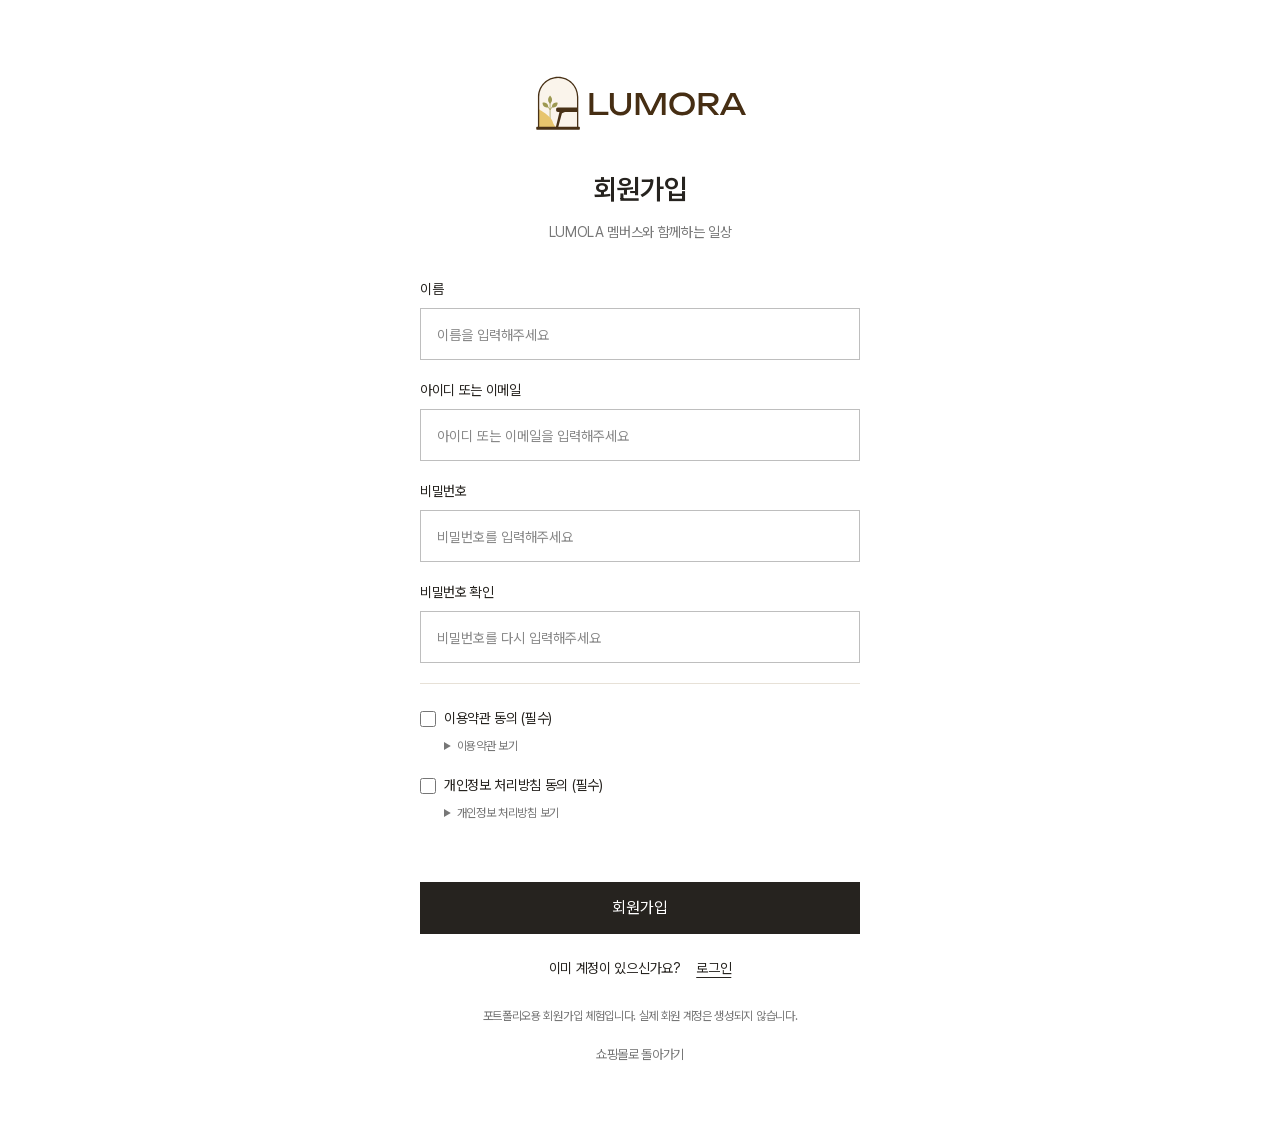
<file: projects/lumora/signup.html>
<!DOCTYPE html>
<html lang="ko">
<head>
  <meta charset="UTF-8">
  <meta name="viewport" content="width=device-width, initial-scale=1.0">
  <title>회원가입 | LUMOLA</title>
  <link rel="stylesheet" href="./css/reset.css">
  <link rel="stylesheet" href="./css/font.css">
  <link rel="stylesheet" href="./css/common.css">
  <link rel="stylesheet" href="./css/auth.css">
  <script src="./js/auth.js" defer></script>
</head>
<body class="auth-page">
  <main class="auth-panel">
    <a class="auth-logo" href="./index.html"><img src="./img/logo.svg" alt="LUMOLA 메인페이지로 이동" width="285" height="100"></a>
    <h1>회원가입</h1>
    <p class="auth-intro">LUMOLA 멤버스와 함께하는 일상</p>
    <form id="signup-form" novalidate>
      <div class="auth-field"><label for="name">이름</label><input id="name" name="name" autocomplete="name" placeholder="이름을 입력해주세요" required aria-describedby="auth-message"></div>
      <div class="auth-field"><label for="identity">아이디 또는 이메일</label><input id="identity" name="identity" autocomplete="username" placeholder="아이디 또는 이메일을 입력해주세요" required aria-describedby="auth-message"></div>
      <div class="auth-field"><label for="password">비밀번호</label><input id="password" name="password" type="password" autocomplete="new-password" placeholder="비밀번호를 입력해주세요" required aria-describedby="auth-message"></div>
      <div class="auth-field"><label for="password-confirm">비밀번호 확인</label><input id="password-confirm" name="password-confirm" type="password" autocomplete="new-password" placeholder="비밀번호를 다시 입력해주세요" required aria-describedby="auth-message"></div>
      <div class="auth-agreements">
        <label class="auth-check"><input name="terms" type="checkbox" required>이용약관 동의 (필수)</label>
        <details><summary>이용약관 보기</summary><p>이 사이트는 LUMOLA 쇼핑몰 포트폴리오입니다. 가입과 주문은 체험 기능이며 실제 회원 계정이나 거래가 생성되지 않습니다.</p></details>
        <label class="auth-check"><input name="privacy" type="checkbox" required>개인정보 처리방침 동의 (필수)</label>
        <details><summary>개인정보 처리방침 보기</summary><p>입력한 이름, 아이디 및 비밀번호는 서버로 전송되거나 저장되지 않습니다. 로그인 체험 시 로그인 상태만 선택한 유지 기간 동안 현재 브라우저에 저장합니다.</p></details>
      </div>
      <p id="auth-message" class="auth-message" role="status" aria-live="polite"></p>
      <button class="auth-submit" type="submit">회원가입</button>
    </form>
    <p class="auth-existing">이미 계정이 있으신가요? <a href="./login.html">로그인</a></p>
    <p class="auth-note">포트폴리오용 회원가입 체험입니다. 실제 회원 계정은 생성되지 않습니다.</p>
    <a class="auth-home" href="./index.html">쇼핑몰로 돌아가기</a>
  </main>
</body>
</html>
</file>
<file: projects/lumora/css/font.css>
@import url('https://fonts.googleapis.com/css2?family=Noto+Sans+KR:wght@300;400;500;600;700&family=Playfair+Display:wght@500;600&display=swap');

:root { --font-sans: 'Noto Sans KR', Arial, sans-serif; --font-serif: 'Playfair Display', Georgia, serif; }
body { font-family: var(--font-sans); color: #26231f; letter-spacing: -0.02em; }
</file>
<file: projects/lumora/css/common.css>
:root { --lumora-cream:#fcf8ee; --lumora-gold:#a49e6d; --lumora-ink:#26231f; --lumora-line:#e7e1d7; }
body { overflow-x:hidden; background:#fff; }
.common-frame { width:min(1800px,calc(100% - 80px)); margin:0 auto; }
.pc { display:block; }.pad,.mo { display:none; }
a:focus-visible,button:focus-visible { outline:2px solid var(--lumora-gold); outline-offset:3px; }
body.menu-open { overflow:hidden; }
@media (max-width:1024px) { .common-frame { width:min(100% - 40px,960px); } }
@media (max-width:768px) { .common-frame { width:calc(100% - 28px); } }
</file>
<file: projects/lumora/css/minsun-chrome.css>
header.pc{position:relative;z-index:100;background:var(--lumora-cream);border-bottom:1px solid rgba(77,65,48,.08)}header.pc ul{list-style:none}header.pc .common-frame{padding-inline:48px;box-sizing:border-box}.header-top .common-frame{min-height:112px;display:flex;align-items:center;justify-content:space-between}.header-top .logo img{width:190px;height:auto}.user-menu{display:flex;align-items:center;gap:24px}.user-menu li a{min-width:46px;display:flex;flex-direction:column;align-items:center;gap:7px;color:#38342f;font-size:11px;font-weight:500}.user-menu li a img{width:23px;height:23px;object-fit:contain}.header-bottom{position:relative}.pc .gnb{display:flex;align-items:center;gap:clamp(28px,2.5vw,48px)}.pc .gnb>li{padding:17px 0 20px}.pc .gnb>li>a{position:relative;padding-bottom:8px;color:#292620;font-size:14px;font-weight:600;letter-spacing:.01em}.pc .gnb>li>a::after{content:'';position:absolute;right:0;bottom:0;left:0;height:1px;background:var(--lumora-gold);transform:scaleX(0);transition:transform .2s ease}.pc .gnb>li:hover>a,.pc .gnb>li:focus-within>a{color:#8f885a}.pc .gnb>li:hover>a::after,.pc .gnb>li:focus-within>a::after{transform:scaleX(1)}.pc .gnb2depth{position:absolute;top:100%;left:0;width:100%;padding:34px 0 38px;visibility:hidden;opacity:0;transform:translateY(-8px);background:rgba(255,255,255,.98);border-top:1px solid #eee9e0;box-shadow:0 18px 35px rgba(42,34,24,.08);transition:opacity .2s ease,transform .2s ease,visibility .2s}.pc .gnb>li:hover .gnb2depth,.pc .gnb>li:focus-within .gnb2depth{visibility:visible;opacity:1;transform:translateY(0)}.pc .gnb2depth .common-frame{display:flex;align-items:flex-start;gap:72px}.pc .gnb2depth section{min-width:170px}.pc .gnb2depth section h4{margin-bottom:16px;padding-bottom:12px;border-bottom:1px solid #e5e0d7;font-size:14px}.pc .gnb2depth section ul{display:grid;gap:11px}.pc .gnb2depth section li a{color:#676159;font-size:13px}.smart-header,.smart-overlay-menu{display:none}
footer{background:#000;color:#fff;padding:0;margin-top:0}.f-pad{padding:0 5%;max-width:1700px;margin:0 auto}.footer-top{padding:25px 0;border-bottom:1px solid #222}.footer-top .common-frame{display:flex;justify-content:space-between;align-items:center}.f-nav{display:flex;gap:30px}.f-nav li a{color:#ddd;font-size:13px;font-weight:500}.f-nav li a.bold{color:#e5b550;font-weight:bold}.sns-icons{display:flex;gap:15px;align-items:center}.sns-icons a{display:flex;align-items:center}.footer-bottom{padding:40px 0 20px}.f-main-wrap{display:flex;justify-content:space-between;align-items:flex-start}.info-grid{display:grid;grid-template-columns:120px 1fr 120px 1fr;gap:15px 30px;font-size:12px}.info-grid .label{color:#888;line-height:1.5}.info-grid .value{color:#ddd;line-height:1.5;margin:0}.footer-brand{text-align:left;max-width:300px}.f-logo{margin-bottom:15px}.f-logo img{height:60px}.footer-brand p{font-size:12px;color:#999;line-height:1.6}.cs-center{display:flex;flex-direction:column;align-items:center;margin:60px 0 40px}.cs-center h2{font-size:22px;font-weight:bold;color:#fff;margin-bottom:20px}.cs-time{display:flex;flex-direction:column;gap:10px;font-size:13px}.cs-time .time-row{display:flex;gap:40px}.cs-time .time-row span,.holiday{color:#888}.cs-time .time-row p{color:#fff;font-weight:bold;margin:0}.holiday{margin-top:10px}.copyright{text-align:center;font-size:11px;color:#666;padding-top:20px}
@media(max-width:1024px){header.pc{display:none}.smart-header{position:relative;z-index:120;display:block;height:72px;background:var(--lumora-cream);border-bottom:1px solid rgba(77,65,48,.08)}.smart-header .common-frame{height:100%;display:flex;align-items:center;justify-content:space-between}.smart-header .logo{position:absolute;left:50%;transform:translateX(-50%)}.smart-header .logo img{width:150px}.smart-actions{display:flex;align-items:center;gap:14px}.smart-actions a{display:block;padding:4px}.smart-actions img{width:19px;height:19px}.smart-header .btn-menu img,.btn-menu-close img{width:25px;height:25px}.smart-overlay-menu{position:fixed;inset:0;z-index:130;display:block;overflow-y:auto;visibility:hidden;opacity:0;background:#fff;transform:translateY(-16px);pointer-events:none;transition:opacity .22s ease,transform .22s ease,visibility .22s}.smart-overlay-menu.is-open{visibility:visible;opacity:1;transform:translateY(0);pointer-events:auto}.smart-overlay-menu-1{height:72px;display:flex;align-items:center;background:var(--lumora-cream)}.smart-overlay-menu-1 .common-frame{display:flex;justify-content:flex-end}.smart-overlay-menu-2{padding:25px 0;border-bottom:1px solid #eee8de}.smart-overlay-menu-2 .user-menu{justify-content:center;gap:clamp(18px,7vw,54px)}.smart-overlay-menu-top{padding:26px 0 14px}.gnb-smart{display:grid;grid-template-columns:repeat(7,max-content);gap:28px;overflow-x:auto;padding-bottom:10px;scrollbar-width:none}.gnb-smart::-webkit-scrollbar{display:none}.gnb-smart a{font-size:14px;font-weight:600}.smart-overlay-menu-bottom{padding-bottom:48px}.gnb2depth-smart{display:none}.gnb2depth-smart.is-active{display:block}.gnb2depth-smart .common-frame{display:grid;grid-template-columns:repeat(3,minmax(0,1fr));gap:28px}.gnb2depth-smart section:first-child{grid-column:1/-1}.gnb2depth-smart h4{margin-bottom:12px;padding-bottom:10px;border-bottom:1px solid #e7e1d7;font-size:14px}.gnb2depth-smart ul{display:grid;gap:9px}.gnb2depth-smart li a{color:#6e685f;font-size:13px}.f-main-wrap{flex-direction:column;gap:36px}.company-info{width:100%}.info-grid{grid-template-columns:110px minmax(0,1fr) 110px minmax(0,1fr);gap:14px 24px}.footer-brand{width:100%;max-width:none;display:flex;flex-direction:column;align-items:center;text-align:center;padding-top:30px;border-top:1px solid #222}.cs-center{margin-top:44px;text-align:center}}
@media(max-width:600px){.smart-header,.smart-overlay-menu-1{height:60px}.smart-header .logo{position:static;transform:none}.smart-header .logo img{width:128px}.smart-actions{display:none}.smart-overlay-menu-2 .user-menu{justify-content:space-between;gap:4px}.smart-overlay-menu-2 .user-menu li a{min-width:48px;font-size:10px}.gnb2depth-smart .common-frame{grid-template-columns:1fr 1fr}.footer-top .common-frame{flex-direction:column;align-items:flex-start;gap:20px}.f-nav{width:100%;display:grid;grid-template-columns:1fr 1fr;gap:12px 10px}.f-pad{padding-right:0;padding-left:0}.footer-bottom{padding-top:32px}.f-main-wrap{gap:30px}.info-grid{grid-template-columns:96px minmax(0,1fr);gap:12px 16px;font-size:11px}.footer-brand{align-items:flex-start;text-align:left;padding-top:10px;padding-bottom:10px}.f-logo img{height:44px}.cs-center{width:100%;margin-top:30px;margin-bottom:28px;align-items:flex-start;text-align:left}.cs-center h2{font-size:18px;margin-bottom:10px}.cs-time .time-row{gap:20px}.copyright{font-size:10px;line-height:1.4}}
@media(max-width:575px){.gnb-smart{grid-template-columns:repeat(4,max-content);column-gap:clamp(12px,4vw,20px);row-gap:16px;overflow-x:visible;padding-bottom:0}}
</file>
<file: projects/lumora/css/list.css>
.list-page { color: var(--lumora-ink); }
.list-page main { overflow: hidden; }
.list-hero { line-height: 0; background: var(--lumora-cream); }
.list-hero picture, .list-hero img { display: block; width: 100%; }
.new-collection { padding: 128px 0 160px; }
.new-collection > .common-frame { width: min(1848px, calc(100% - 72px)); }
.collection-heading { margin: 0 auto 72px; text-align: center; }
.collection-heading .eyebrow { margin-bottom: 14px; color: var(--lumora-gold); font-size: 12px; font-weight: 700; letter-spacing: .16em; }
.collection-heading h1 { font-size: clamp(28px, 2.2vw, 42px); font-weight: 600; letter-spacing: -.045em; }
.collection-heading > span { display: block; width: 36px; height: 1px; margin: 24px auto 18px; background: #39342e; }
.collection-heading > p:last-child { color: #746e66; font-size: 15px; }
.product-list { display: grid; grid-template-columns: repeat(4, minmax(0, 1fr)); gap: 66px 24px; margin: 0; padding: 0; list-style: none; }
.product-card { min-width: 0; }
.product-card a { display: block; color: inherit; text-decoration: none; }
.product-card figure { position: relative; aspect-ratio: 1; margin: 0; overflow: hidden; border-radius: 3px; background: #edeae4; }
.product-card figure::after { content: ''; position: absolute; inset: 0; background: rgba(38,35,31,.05); opacity: 0; transition: opacity .24s ease; }
.product-card img { display: block; width: 100%; height: 100%; object-fit: cover; transition: transform .35s ease; }
.product-card a:hover img, .product-card a:focus-visible img { transform: scale(1.035); }
.product-card a:hover figure::after, .product-card a:focus-visible figure::after { opacity: 1; }
.product-info { padding-top: 19px; }
.product-info h2 { overflow: hidden; margin: 0; font-size: 16px; font-weight: 600; line-height: 1.4; text-overflow: ellipsis; white-space: nowrap; }
.product-info > p { display: -webkit-box; overflow: hidden; margin: 8px 0 13px; color: #77716a; font-size: 13px; line-height: 1.5; -webkit-box-orient: vertical; -webkit-line-clamp: 2; }
.price { display: grid; gap: 4px; min-height: 42px; font-size: 13px; }
.price del { color: #9c968e; text-decoration-thickness: 1px; }
.price strong { color: #2f2b26; font-size: 16px; font-weight: 700; }
.price em { margin-right: 8px; color: #b25747; font-size: 14px; font-style: normal; }
@media (max-width: 1024px) {
  .new-collection { padding: 96px 0 120px; }
  .collection-heading { margin-bottom: 54px; }
  .product-list { gap: 52px 24px; }
}
@media (min-width: 576px) and (max-width: 768px) {
  .product-list { grid-template-columns: repeat(3, minmax(0, 1fr)); }
}
@media (max-width: 575px) {
  .new-collection { padding: 72px 0 88px; }
  .new-collection > .common-frame { width: calc(100% - 28px); }
  .collection-heading { margin-bottom: 39px; }
  .collection-heading .eyebrow { margin-bottom: 10px; font-size: 10px; }
  .collection-heading h1 { font-size: 25px; }
  .collection-heading > span { margin: 18px auto 14px; }
  .collection-heading > p:last-child { font-size: 13px; }
  .product-list { grid-template-columns: repeat(2, minmax(0, 1fr)); gap: 38px 8px; }
  .product-info { padding-top: 13px; }
  .product-info h2 { font-size: 14px; }
  .product-info > p { margin: 6px 0 10px; font-size: 12px; }
  .price strong { font-size: 14px; }
  .price em, .price, .price del { font-size: 12px; }
}
</file>
<file: projects/lumora/css/auth.css>
@font-face {
  font-family:Pretendard;
  src:url('../img/product/PretendardVariable.woff2') format('woff2');
  font-weight:100 900;
  font-display:swap;
}
.auth-page { font-family:Pretendard,var(--font-sans); color:var(--lumora-ink); }
.auth-panel { width:min(440px,calc(100% - 40px)); margin:64px auto; }
.auth-logo { display:block; width:228px; margin:0 auto 24px; }
.auth-logo img { width:100%; height:auto; }
.auth-panel h1 { text-align:center; font-size:28px; font-weight:600; }
.auth-intro { text-align:center; color:#777; margin:12px 0 36px; font-size:14px; }
.auth-field { margin-bottom:20px; }
.auth-field label { display:block; margin-bottom:8px; font-size:14px; }
.auth-field input { width:100%; height:52px; padding:0 16px; border:1px solid #bebebe; border-radius:0; background:#fff; color:inherit; font-size:16px; }
.auth-field input::placeholder { color:#888; font-size:14px; }
.auth-field input[aria-invalid=true] { border-color:#a22f2f; }
.auth-panel input:focus-visible { outline:2px solid #483116; outline-offset:3px; }
.auth-panel button { cursor:pointer; }
.auth-options,.auth-links { display:flex; justify-content:space-between; align-items:center; gap:16px; font-size:14px; }
.auth-check { display:flex; align-items:center; gap:8px; font-size:14px; cursor:pointer; }
.auth-check input { width:16px; height:16px; margin:0; accent-color:#26231f; flex:none; }
.auth-text { padding:0; border:0; background:none; color:inherit; font-size:14px; }
.auth-submit { width:100%; min-height:52px; border:1px solid #26231f; background:#26231f; color:white; font-size:16px; }
.auth-submit:disabled { cursor:wait; opacity:.65; }
.auth-message { min-height:24px; margin:16px 0; font-size:14px; color:#a22f2f; }
.auth-message.is-success { color:#483116; }
.auth-links { margin-top:24px; }
.auth-links a,.auth-existing a { text-decoration:underline; text-underline-offset:4px; }
.auth-social { border-top:1px solid var(--lumora-line); margin-top:36px; padding-top:24px; text-align:center; font-size:14px; }
.auth-social>div { display:flex; gap:12px; margin-top:16px; }
.auth-social button { display:flex; align-items:center; justify-content:center; flex:1; min-height:44px; border:1px solid #bebebe; background:white; color:inherit; font-size:13px; }
.auth-social button img { display:block; max-width:24px; max-height:24px; width:auto; height:auto; object-fit:contain; }
.auth-note { margin-top:28px; font-size:12px; color:#777; text-align:center; }
.auth-home { display:block; margin-top:20px; font-size:13px; text-align:center; color:#777; }
.auth-agreements { border-top:1px solid var(--lumora-line); padding-top:24px; }
.auth-agreements details { margin:8px 0 20px 24px; font-size:12px; color:#777; }
.auth-agreements summary { cursor:pointer; }
.auth-agreements details p { margin-top:8px; }
.auth-existing { text-align:center; margin-top:24px; font-size:14px; }
.auth-existing a { margin-left:12px; }
@media(max-width:767px) {
  .auth-panel { margin:28px auto 40px; }
  .auth-logo { width:200px; margin-bottom:16px; }
  .auth-panel h1 { font-size:24px; }
}
</file>
<file: projects/lumora/css/index.css>
/* =========================================
   LUMORA 메인 페이지 스타일 (index.css)
========================================= */

/* 헤더와 카테고리 카드 영역의 화면 좌우 여백 */
:root {
    --page-side-padding: 48px;
}

.con1 > .common-frame {
    padding-inline: var(--page-side-padding);
    box-sizing: border-box;
}

/* 목록 태그의 기본 마커(점) 여백 초기화 */
ul, li {
    list-style: none;
    padding: 0;
    margin: 0;
}

/* 히어로 배너 기기별 이미지 노출 제어 */
.hero-slider .swiper-slide img {
    width: 100%;
    display: none;
}
.hero-slider .swiper-slide img.pc {
    display: block;
}

/* 공통 타이틀 스타일 */
.title {
    text-align: center;
    margin-bottom: 40px;
}
.title h1 {
    font-size: 28px;
    font-weight: 700;
    margin-bottom: 10px;
}
.title > span {
    display: block;
    width: 30px;
    height: 1px;
    background-color: #333;
    margin: 15px auto;
}
.title p {
    font-size: 14px;
    color: #666;
}
.title h1 .highlight {
    color: #a49e6d;
}

/* =========================================
   [ Section 1 ] Timeless Pieces
========================================= */
.con1 { padding: 80px 0; }
.cardlist li a {
    position: relative;
    display: block;
    overflow: hidden;
    color: inherit;
    text-decoration: none;
    cursor: pointer;
}
.cardlist li img {
    width: 100%;
    transition: transform 0.3s;
}
.cardlist li a:hover img {
    transform: scale(1.05);
}
.cardlist .cover {
    position: absolute;
    top: 50%;
    left: 50%;
    transform: translate(-50%, -50%);
    color: #fff;
    font-size: 18px;
    font-weight: 600;
    z-index: 10;
}

/* =========================================
   [ Section 2 ] 공간에 담긴 LUMORA
========================================= */
.con2 { padding: 80px 0 120px; }
.con2 > .common-frame {
    width: calc(100% - 48px);
    max-width: 1440px;
    margin: 0 auto;
}
.review-story > li > figure {
    margin: 0;
}
.review-story li {
    display: flex;
    flex-direction: column;
}
.review-story figure img {
    width: 100%;
    border-radius: 4px;
}
.story-txt {
    margin-top: 15px;
}
.con2 .story-txt .stars {
    display: flex;
    flex-direction: row;
    align-items: center;
    gap: 1px;
    width: max-content;
    max-width: 100%;
    white-space: nowrap;
}
.con2 .story-txt .stars img {
    display: block;
    flex: 0 0 12px;
    width: 12px;
    height: 12px;
}
.story-txt h4 {
    font-size: 16px;
    font-weight: 600;
    margin: 10px 0 8px;
}
.story-txt p {
    font-size: 13px;
    color: #666;
    line-height: 1.5;
    display: -webkit-box;
    -webkit-line-clamp: 2;
    -webkit-box-orient: vertical;
    overflow: hidden;
}

.story-product {
    margin-top: auto;
    padding-top: 24px;
    border-top: 1px solid #e5e5e5;
}
.story-product a {
    display: flex;
    align-items: center;
    gap: 12px;
    color: #333;
    text-decoration: none;
}
.story-product figure {
    position: relative;
    margin: 0;
    width: 80px;
    height: 80px;
    flex-shrink: 0;
}
.story-product figure img {
    display: block;
    width: 100%;
    height: 100%;
    object-fit: cover;
}
.story-product-txt {
    flex: 1;
    min-width: 0;
    line-height: 1.4;
}
.story-product .story-likes {
    position: absolute;
    top: 2px;
    right: 2px;
    display: flex;
    align-items: center;
    gap: 2px;
    font-size: 10px;
    line-height: 1;
    color: #333;
}
.story-product .story-likes img {
    width: 12px;
    height: 12px;
    border-radius: 0;
}
.story-product-txt .product-name {
    font-size: 13px;
    font-weight: 600;
    margin-bottom: 3px;
    white-space: nowrap;
    overflow: hidden;
    text-overflow: ellipsis;
}
.story-product-txt .product-category {
    font-size: 11px;
    color: #999;
    margin-bottom: 6px;
}
.story-product-txt .pay-original {
    font-size: 11px;
    color: #aaa;
    text-decoration: line-through;
}
.story-product-txt .pay-discount {
    display: flex;
    align-items: center;
    gap: 5px;
    font-size: 13px;
}
.story-product .pay-discount .discount {
    color: #333;
    font-weight: 400;
}
.story-product .pay-discount .pay {
    color: #e00000;
    font-weight: 700;
}
.pay-discount .pay b {
    font-weight: 700;
}

./* =========================================
   [ Section 3 ] LUMORA Exclusive Sale
========================================= */
.con3 { 
    padding: 80px 0; 
    border-top: 1px dotted #ccc;
}
.sale-product-grid {
    display: grid;
    grid-template-columns: repeat(4, 1fr);
    gap: 20px;
    margin: 48px;
}

/* 1. 링크 기본 스타일(보라색 텍스트, 밑줄) 제거 */
.sale-product-grid li a {
    display: block;
    text-decoration: none; /* 밑줄 제거 */
    color: #333;           /* 기본 글자색 다크그레이로 변경 */
}

/* 2. 이미지 모서리 둥글게 처리 (시안 반영) */
.sale-product-grid figure {
    overflow: hidden;
    margin-bottom: 15px;
    border-radius: 10px;   /* 모서리 라운드 효과 */
}
.sale-product-grid figure img {
    width: 100%;
    display: block;
    transition: transform 0.3s;
}
.sale-product-grid li a:hover figure img {
    transform: scale(1.05); /* 마우스 올렸을 때 이미지 확대 */
}

/* 3. 텍스트 간격 및 폰트 크기 세밀 조정 */
.sale-product-grid .txt-wrap h3 {
    font-size: 15px;
    font-weight: 700;
    color: #222;
    margin-bottom: 8px;
}
.sale-product-grid .txt-wrap p {
    font-size: 12px;
    color: #777;
    line-height: 1.4;
    margin-bottom: 15px;
    /* 두 줄 넘어가면 말줄임표 처리 */
    display: -webkit-box;
    -webkit-line-clamp: 2;
    -webkit-box-orient: vertical;
    overflow: hidden;
}

/* 4. 가격 영역 정렬 */
.sale-product-grid .price-wrap {
    margin-bottom: 10px;
}
.sale-product-grid .price-wrap del {
    font-size: 12px;
    color: #aaa;
    display: block;
    margin-bottom: 4px;
}
.sale-product-grid .sale-price {
    font-size: 16px;
    display: flex;
    align-items: center;
    gap: 5px;
}
.sale-product-grid .sale-price .percent,
.sale-product-grid .sale-price .final {
    color: #d13030; /* 포인트 레드 컬러 */
    font-weight: bold;
}

/* 5. 좋아요(하트) 아이콘 정렬 */
.sale-product-grid .like-btn {
    font-size: 12px;
    color: #888;
    display: flex;
    align-items: center;
    gap: 4px;
}
.sale-product-grid .like-btn svg,
.sale-product-grid .like-btn img {
    width: 14px;
    height: 14px;
}

/* =========================================
   [ Footer ] 푸터 영역
========================================= */
footer {
    background-color: #000; /* 검정 배경 */
    color: #fff;            /* 기본 글자색 흰색 */
    padding: 0;
    margin-top: 50px;
}

/* 양옆 넉넉한 여백용 클래스 */
.f-pad {
    padding: 0 5%; 
    max-width: 1700px;
    margin: 0 auto;
}

/* 1. 상단 약관 및 SNS */
.footer-top {
    padding: 25px 0;
    border-bottom: 1px solid #222;
}
.footer-top .common-frame {
    display: flex;
    justify-content: space-between;
    align-items: center;
}
.f-nav {
    display: flex;
    gap: 30px;
}
.f-nav li a {
    color: #ddd;
    font-size: 13px;
    font-weight: 500;
    text-decoration: none;
}
.f-nav li a.bold {
    color: #e5b550; /* 약관 포인트 색상 */
    font-weight: bold;
}
.sns-icons {
    display: flex;
    gap: 15px;
    align-items: center;
}
.sns-icons a {
    display: flex;
    align-items: center;
}

/* 2. 메인 정보 영역 (왼쪽 회사정보, 오른쪽 로고) */
.footer-bottom {
    padding: 40px 0 20px;
}
.f-main-wrap {
    display: flex;
    justify-content: space-between;
    align-items: flex-start;
}

/* 왼쪽 회사정보 4열 그리드 배치 */
.info-grid {
    display: grid;
    grid-template-columns: 120px 1fr 120px 1fr;
    gap: 15px 30px; /* 줄간격, 칸간격 */
    font-size: 12px;
}
.info-grid .label {
    color: #888;
    line-height: 1.5;
}
.info-grid .value {
    color: #ddd;
    line-height: 1.5;
    margin: 0;
}

/* 오른쪽 브랜드 로고 영역 */
.footer-brand {
    text-align: left;
    max-width: 300px;
}

/* 푸터 실제 로고 이미지 스타일 */
.f-logo {
    margin-bottom: 15px;
}
.f-logo img {
    height: 60px; /* 로고의 세로 크기 (비율에 맞게 조절해 보세요) */
}

.footer-brand p {
    font-size: 12px;
    color: #999;
    line-height: 1.6;
}

/* 3. 중앙 하단 고객센터 */
.cs-center {
    display: flex;
    flex-direction: column;
    align-items: center;
    margin-top: 60px;
    margin-bottom: 40px;
}
.cs-center h2 {
    font-size: 22px;
    font-weight: bold;
    color: #fff;
    margin-bottom: 20px;
}
.cs-time {
    display: flex;
    flex-direction: column;
    gap: 10px;
    font-size: 13px;
}
.cs-time .time-row {
    display: flex;
    gap: 40px;
}
.cs-time .time-row span {
    color: #888;
    width: 60px;
}
.cs-time .time-row p {
    color: #fff;
    font-weight: bold;
    margin: 0;
}
.cs-time .holiday {
    color: #888;
    margin-top: 10px;
}

/* 4. 최하단 카피라이트 */
.copyright {
    text-align: center;
    font-size: 11px;
    color: #666;
    padding-top: 20px;
}

/* =========================================
   공지사항 띠배너 (PC 기본 스타일)
========================================= */
.banner-line {
    background-color: #FAF4E8; /* 시안(스크린샷 1)과 유사한 베이지 배경색 */
    padding: 10px 0;           /* 상하 여백 */
}

.banner-line .common-frame {
    display: flex;             /* 가로 배치 */
    justify-content: center;   /* 요소들을 화면 가운데로 정렬 */
    align-items: center;       /* 세로 중앙 맞춤 */
    gap: 60px;                 /* 텍스트와 버튼 사이의 넉넉한 간격 */
}

.banner-line span {
    font-size: 13px;
    font-weight: bold;
    color: #555;
}

.banner-line h4 {
    font-size: 15px;
    font-weight: 600;
    color: #000;
    margin: 0;
}

/* VIEW ALL 버튼 디자인 */
.banner-line .btn-style {
    display: flex;
    align-items: center;
    gap: 8px;
    font-size: 12px;
    font-weight: bold;
    color: #333;
    background-color: #FCF8EA; /* 버튼 안쪽 배경색 */
    border: 1px solid #EBE4D5; /* 버튼 테두리 */
    padding: 6px 15px;
    text-decoration: none;
}

.banner-line .btn-style img {
    height: 10px; /* 화살표 아이콘 크기 */
}

/* =========================================
   [ Tablet (Pad) 반응형 CSS ]
========================================= */
@media screen and (max-width: 1024px) {
    :root { --page-side-padding: 24px; }
    .hero-slider .swiper-slide img.pc { display: none; }
    .hero-slider .swiper-slide img.pad { display: block; }

    .con1, .con3 { padding: 60px 0; }
    .con2 { padding: 60px 0 90px; }

    .sale-product-grid { gap: 15px; }
    .sale-product-grid .txt-wrap h3 { font-size: 13px; margin-bottom: 6px; }
    .sale-product-grid .txt-wrap p { font-size: 11px; }
    .sale-product-grid .sale-price { font-size: 14px; }

    .footer-top .common-frame { justify-content: flex-start; }
    
    .f-grid {
        display: flex;
        flex-direction: column;
        gap: 50px;
    }

    .item-company { order: 1; }
    .item-brand { order: 2; }
    .item-cs { order: 3; }

    .info-list {
        display: grid;
        grid-template-columns: 1fr 1fr;
        gap: 12px 30px;
    }
    .info-list .full-row {
        grid-column: 1 / -1;
        margin-bottom: 5px;
    }
    .info-list li { display: flex; }
    .info-list .title-span { width: 130px; }

    .footer-brand {
        display: flex;
        flex-direction: column;
        align-items: center;
        text-align: center;
        padding-top: 30px;
        border-top: 1px solid #222;
    }
    .sns-icons { margin-bottom: 25px; }
    .footer-brand .f-logo { margin-bottom: 20px; }

    .cs-center {
        display: flex;
        flex-direction: column;
        align-items: center;
        text-align: center;
    }
    .cs-center .cs-time {
        display: inline-block;
        text-align: left;
    }
}

/* =========================================
   [ Mobile (모바일) 반응형 CSS ]
========================================= */
@media screen and (max-width: 768px) {
    :root { --page-side-padding: 16px; }
    .hero-slider .swiper-slide img.pad { display: none; }
    .hero-slider .swiper-slide img.mo { display: block; }

    .title h1 { font-size: 22px; }
    .title p { font-size: 12px; }
    .con1, .con3 { padding: 40px 0; }
    .con2 { padding: 40px 0 60px; }

    .banner-line .common-frame {
        display: flex;
        justify-content: space-between;
        align-items: center;
        padding: 0 15px;
    }
    .banner-line span { display: none; }
    .banner-line h4 {
        font-size: 12px;
        word-break: keep-all;
        width: calc(100% - 90px);
    }
    .banner-line .btn-style {
        font-size: 11px;
        padding: 6px 10px;
        white-space: nowrap;
    }

    .sale-product-grid {
        grid-template-columns: repeat(2, 1fr);
        gap: 12px 10px;
    }
    .sale-product-grid .txt-wrap h3 {
        font-size: 13px;
        white-space: nowrap;
        overflow: hidden;
        text-overflow: ellipsis;
    }

    .f-nav {
        display: grid;
        grid-template-columns: 1fr 1fr;
        gap: 12px 10px;
    }

    .f-grid { gap: 30px; }
    
    .info-list {
        display: flex;
        flex-direction: column;
        gap: 10px;
    }
    .info-list .title-span { width: 100px; }
    .info-list .full-row {
        display: flex;
        flex-direction: row;
    }

    .footer-brand {
        padding-top: 10px;
        padding-bottom: 10px;
    }

    .cs-center {
        align-items: flex-start;
        text-align: left;
    }
    .cs-center h2 { font-size: 18px; margin-bottom: 10px; }
    .cs-center .cs-time li { display: flex; margin-bottom: 4px; }
    .cs-center .cs-time span { width: 70px; }

    .copyright { font-size: 10px; line-height: 1.4; }
}
</file>
<file: projects/lumora/css/product.css>
/* Figma: PC 1920 / PAD 1024 / MOBILE 402. 기기 상태바는 브라우저가 담당합니다. */
@font-face {
    font-family:Pretendard;
    src:url('../img/product/PretendardVariable.woff2') format('woff2');
    font-weight:100 900;
    font-display:swap
}
:root {
    --body:16px;
    --small:13px;
    --h1:39px;
    --h2:31px;
    --h3:25px;
    --h4:20px;
    --side:48px;
    --gap:16px;
    --section:96px;
    --ink:#1a1a1a;
    --gray:#777;
    --line:#bebebe;
    --red:#df0d0d;
    --gold:#e6b43f
}
* {
    box-sizing:border-box
}
body {
    margin:0;
    font-family:Pretendard,sans-serif;
    font-size:var(--body);
    line-height:1.4;
    color:#000;
    background:#fff
}
h1,h2,p,dl,dd {
    margin:0
}
button,a {
    -webkit-tap-highlight-color:transparent
}
button,input {
    font:inherit
}
button {
    color:inherit;
    border:0;
    background:none;
    padding:0;
    cursor:pointer
}
a {
    color:inherit;
    text-decoration:none
}
img {
    display:block
}
button:focus-visible,a:focus-visible,input:focus-visible {
    outline:2px solid #483116;
    outline-offset:4px
}
[hidden] {
    display:none!important
}
.page-width {
    width:calc(100% - var(--side)*2);
    max-width:1824px;
    margin-inline:auto
}
.product-summary {
    display:grid;
    grid-template-columns:minmax(0,751fr) minmax(0,1057fr);
    gap:16px;
    padding-top:96px
}
.product-gallery {
    min-width:0
}
.main-image {
    display:block;
    width:100%;
    aspect-ratio:1
}
.main-image img {
    width:100%;
    height:100%;
    object-fit:cover
}
.thumbnails {
    display:grid;
    grid-template-columns:repeat(5,minmax(0,1fr));
    gap:16px;
    margin-top:16px
}
.thumbnails::-webkit-scrollbar,.review-images::-webkit-scrollbar {
    display:none
}
.thumbnail {
    width:100%;
    aspect-ratio:1
}
.thumbnail img {
    width:100%;
    height:100%;
    object-fit:cover
}
.thumbnail[aria-pressed=true] {
    outline:1px solid var(--ink);
    outline-offset:-1px
}
.product-info {
    min-width:0;
    display:flex;
    flex-direction:column;
    gap:96px
}
.product-heading {
    padding-inline:32px;
    display:flex;
    flex-direction:column;
    gap:64px
}
.badge {
    display:inline-block;
    background:#fdebbd;
    padding:8px 16px;
    font-size:var(--h3);
    line-height:1.2
}
h1 {
    font-size:var(--h1);
    line-height:1.2;
    font-weight:700;
    margin-top:16px
}
.original-price {
    color:var(--gray);
    display:flex;
    align-items:center;
    font-size:var(--h3);
    line-height:1.4
}
.original-price s {
    font-size:30px
}
.sale-price {
    display:flex;
    gap:8px;
    align-items:center;
    font-size:var(--h3);
    line-height:1.2
}
.sale {
    font-size:var(--h2);
    color:var(--red)
}
.benefit-row {
    display:grid;
    grid-template-columns:150px minmax(0,1fr) 150px;
    gap:16px;
    padding:32px;
    border-bottom:1px solid var(--line);
    align-items:start;
    min-height:113px
}
.benefit-row h2 {
    font-size:var(--body);
    line-height:1.4
}
.membership {
    border-bottom:2px solid #494949;
    min-height:114px
}
.extra-benefits {
    min-height:145px
}
.benefit-body {
    min-width:0
}
.benefit-item {
    display:grid;
    grid-template-columns:150px minmax(0,1fr);
    gap:16px
}
.benefit-item>span {
    color:var(--gray)
}
.benefit-item+ .benefit-item {
    margin-top:10px
}
.extra-benefits .benefit-item:first-child {
    min-height:48px
}
.benefit-item small {
    display:block;
    font-size:var(--small);
    color:var(--gray);
    margin-top:8px
}
.member-price {
    display:flex;
    align-items:center;
    white-space:nowrap
}
.member-price b {
    font-size:var(--h4)
}
.discount-badge {
    background:var(--red);
    color:#fff;
    border-radius:100px;
    font-size:var(--small);
    padding:2px 6px;
    margin-left:8px
}
.coupon {
    display:flex;
    gap:8px;
    align-items:center;
    background:#000;
    color:white;
    padding:2px 8px;
    font-size:var(--small);
    justify-self:start;
    white-space:nowrap
}
.text-link {
    color:var(--gray);
    text-decoration:underline;
    justify-self:start
}
.shipping p {
    font-weight:700;
    color:var(--gold)
}
.purchase {
    width:min(904px,100%);
    align-self:flex-end;
    display:flex;
    flex-direction:column;
    gap:96px
}
.purchase-price {
    text-align:right
}
.purchase-price>p {
    display:flex;
    gap:16px;
    justify-content:flex-end;
    align-items:center;
    font-weight:700
}
.purchase-price>p>span {
    display:flex;
    align-items:center
}
.purchase-price b {
    font-size:var(--h1);
    color:var(--red);
    line-height:1.2
}
.purchase-price small {
    display:block;
    font-size:var(--small);
    color:#2c25ff;
    margin-top:16px
}
.purchase-buttons {
    display:grid;
    grid-template-columns:1fr 1fr;
    gap:16px
}
.purchase-buttons button {
    height:70px;
    background:#9e9e9e;
    color:#fff;
    font-size:var(--h3);
    font-weight:700
}
.purchase-buttons button+button {
    background:#ecca75;
    color:#000
}
.product-content {
    padding-top:143px
}
.product-tabs {
    position:sticky;
    top:0;
    z-index:10;
    display:flex;
    gap:16px;
    justify-content:center;
    background:#fff
}
.product-tabs>a,.product-tabs>button {
    display:flex;
    align-items:center;
    justify-content:center;
    width:300px;
    height:50px;
    border:1px solid var(--line);
    background:white;
    color:var(--line);
    font-size:var(--h4);
    line-height:1.2
}
.product-tabs .active {
    border-color:var(--ink);
    color:var(--ink)
}
#product-detail {
    padding-top:93px;
    scroll-margin-top:50px
}
.detail-image {
    width:min(860px,100%);
    height:auto;
    margin-inline:auto
}
#product-reviews {
    padding-top:95px;
    scroll-margin-top:65px
}
#reviews-title {
    text-align:center;
    font-size:var(--h2);
    line-height:1.2
}
.reviews {
    padding:139px 4px 96px;
    display:flex;
    flex-direction:column;
    gap:96px
}
.review {
    display:grid;
    grid-template-columns:291px minmax(0,1fr);
    gap:16px;
    min-height:398px;
    align-items:stretch
}
.review-user {
    background:#e7e7e7;
    display:flex;
    justify-content:space-between;
    padding:32px;
    height:auto;
    font-size:var(--small);
    color:var(--ink)
}
.review-user time {
    color:var(--gray)
}
.review-content {
    display:flex;
    flex-direction:column;
    gap:16px;
    min-width:0
}
.stars {
    display:flex;
    gap:4px;
    height:26px;
    align-items:center;
    color:#e6b43f;
    font-size:26px;
    line-height:1;
    letter-spacing:2px
}
.review-text {
    display:-webkit-box;
    -webkit-box-orient:vertical;
    -webkit-line-clamp:3;
    overflow:hidden;
    line-height:1.4
}
.review-text.expanded {
    display:block
}
.review-more {
    display:flex;
    gap:4px;
    align-items:center;
    padding:8px 32px;
    margin-left:auto;
    font-weight:700
}
.review-more[aria-expanded=true] img {
    transform:rotate(180deg)
}
.review-images {
    display:flex;
    max-width:100%;
    overflow-x:auto;
    overflow-y:hidden;
    gap:16px;
    scrollbar-width:none
}
.review-images button {
    width:200px;
    height:200px;
    flex:none;
    border-radius:6px;
    overflow:hidden
}
.review-images img {
    width:100%;
    height:100%;
    object-fit:cover
}
.review-actions {
    display:flex;
    justify-content:space-between;
    color:#9e9e9e
}
.review-actions button {
    display:flex;
    gap:4px;
    align-items:center
}
.review-actions .helpful img {
    width:14px;
    height:14px;
    object-fit:contain
}
.review-actions button[aria-pressed=true] {
    color:#483116
}
.empty-state {
    padding-block:96px;
    text-align:center
}
.empty-state a {
    text-decoration:underline
}
/* 기준 프레임의 행 높이. 내용이 길어지는 중간 화면에서는 자동으로 확장합니다. */
.product-gallery {
    align-self:start
}
.member-price {
    line-height:1.2
}
.member-price b {
    line-height:1.2
}
.review-actions {
    height:22px
}
.review-actions img {
    flex:none
}
.stars {
    height:24px
}
.stars img {
    width:24px;
    height:24px
}
@media(min-width:1601px) {
    .benefit-row {
        grid-template-rows:48px
    }
    .extra-benefits {
        grid-template-rows:80px
    }
}
/* PAD: 396px gallery + 14px gap at 1024. 31px Figma status bar omitted. */
@media(max-width:1200px) {
    :root {
        --side:28px;
        --body:14px;
        --small:12px;
        --h1:29px;
        --h2:24px;
        --h3:20px;
        --h4:17px;
        --gap:14px;
        --section:84px
    }
    .product-summary {
        padding-top:42px;
        grid-template-columns:minmax(0,396fr) minmax(0,569fr);
        gap:14px;
        width:calc(100% - 45px);
        margin-left:31px;
        margin-right:14px
    }
    .thumbnails {
        gap:14px;
        margin-top:14px
    }
    .thumbnail {
        width:100%
    }
    .product-info {
        gap:84px
    }
    .product-heading {
        padding-inline:28px;
        gap:56px
    }
    .badge {
        padding:8px 14px
    }
    h1 {
        margin-top:14px
    }
    .original-price s {
        font-size:20px
    }
    .benefits {
        padding-inline:28px
    }
    .benefit-row {
        padding:28px 0;
        grid-template-columns:90px minmax(0,1fr) 90px;
        gap:14px;
        min-height:97px
    }
    .membership {
        min-height:103px
    }
    .extra-benefits {
        min-height:125px
    }
    .points {
        min-height:101px
    }
    .benefit-item {
        grid-template-columns:90px minmax(0,1fr);
        gap:14px
    }
    .benefit-item small {
        margin-top:7px
    }
    .benefit-item+.benefit-item {
        margin-top:8px
    }
    .extra-benefits .benefit-item:first-child {
        min-height:0
    }
    .coupon {
        gap:6px;
        padding:2px 6px;
        font-size:14px;
        transform-origin:left top
    }
    .purchase {
        display:flex;
        width:calc(100% - 56px);
        align-self:flex-end;
        gap:56px;
        margin-top:-28px
    }
    .product-content {
        padding-top:114px
    }
    .product-tabs>a,.product-tabs>button {
        width:280px;
        height:48px
    }
    #product-detail {
        padding-top:127px
    }
    #product-reviews {
        padding-top:93px
    }
    #reviews-title {
        font-size:31px
    }
    .reviews {
        padding:84px 0 93px;
        gap:84px
    }
    .review {
        grid-template-columns:233px minmax(0,1fr);
        gap:14px;
        min-height:358px
    }
    .review-user {
        padding:28px
    }
    .review-content {
        gap:14px
    }
    .stars {
        height:22px
    }
    .stars img {
        width:22px;
        height:22px
    }
    .review-more {
        padding:7px 28px
    }
    .review-images {
        gap:14px
    }
    .review-images button {
        width:180px;
        height:180px
    }
}
/* MOBILE: 독립적인 세로 레이아웃. 61px iPhone status bar omitted. */
@media(max-width:767px) {
    :root {
        --side:12px;
        --body:12px;
        --small:11px;
        --h1:19px;
        --h2:17px;
        --h3:15px;
        --h4:14px;
        --gap:12px;
        --section:72px
    }
    .product-summary {
        display:flex;
        flex-direction:column;
        gap:18px;
        padding-top:36px;
        width:100%;
        margin:0
    }
    .product-gallery {
        width:calc(100% - 26px);
        margin-inline:auto
    }
    .thumbnails {
        gap:12px;
        margin-top:16px
    }
    .thumbnail {
        width:100%
    }
    .product-info {
        gap:72px;
        width:100%
    }
    .product-heading {
        padding:0 13px;
        gap:48px
    }
    .badge {
        padding:6px 12px
    }
    h1 {
        margin-top:12px
    }
    .original-price s {
        font-size:15px
    }
    .benefits {
        padding-inline:12px
    }
    .benefit-row {
        display:flex;
        flex-direction:column;
        gap:12px;
        padding:24px 0;
        min-height:141px
    }
    .membership,.extra-benefits {
        min-height:149px
    }
    .points {
        min-height:145px
    }
    .benefit-body {
        width:100%
    }
    .benefit-item {
        grid-template-columns:150px minmax(0,1fr);
        gap:12px
    }
    .benefit-item small {
        margin-top:6px
    }
    .coupon {
        font-size:10px;
        gap:4px
    }
    .coupon img {
        width:16px;
        height:16px
    }
    .discount-badge {
        padding:2px 4px;
        margin-left:6px
    }
    .shipping p {
        color:#ecca75
    }
    .purchase {
        display:flex;
        width:calc(100% - 24px);
        align-self:center;
        gap:28px;
        margin-top:-24px
    }
    .purchase-price>p {
        gap:12px;
        white-space:nowrap
    }
    .purchase-price small {
        margin-top:8px;
        overflow-wrap:anywhere
    }
    .purchase-buttons {
        gap:12px
    }
    .purchase-buttons button {
        height:48px;
        font-size:14px
    }
    .product-content {
        padding-top:59px
    }
    .product-tabs {
        gap:12px
    }
    .product-tabs>a,.product-tabs>button {
        width:100px;
        height:30px;
        font-size:14px
    }
    .product-tabs {
        padding:0
    }
    #product-detail {
        padding-top:54px
    }
    .detail-image {
        width:min(360px,100%)
    }
    #product-reviews {
        padding-top:70px
    }
    #reviews-title {
        font-size:17px
    }
    .reviews {
        padding:52px 0 72px;
        gap:48px
    }
    .review {
        display:flex;
        flex-direction:column;
        gap:12px;
        min-height:0
    }
    .review-user {
        padding:18px 24px;
        height:auto;
        min-height:52px
    }
    .review-content {
        gap:12px
    }
    .stars {
        height:20px
    }
    .stars img {
        width:20px;
        height:20px
    }
    .review-more {
        padding:8px 32px
    }
    .review-images {
        gap:12px
    }
    .review-images button {
        width:140px;
        height:140px
    }
    .review-actions {
        height:17px
    }
    .review-actions img {
        max-width:16px;
        max-height:16px
    }
    .review-more img {
        max-width:12px;
        max-height:12px
    }
}
@media(min-width:1201px) and (max-width:1600px) {
    .benefit-row {
        grid-template-columns:90px minmax(0,1fr) 115px;
        padding-inline:20px
    }
    .benefit-item {
        grid-template-columns:90px minmax(0,1fr)
    }
}
/* 1024px보다 좁은 태블릿에서는 혜택 내용의 읽기 폭을 확보합니다. */
@media (min-width:768px) and (max-width:1000px) {
    .benefit-row {
        grid-template-columns:60px minmax(0,1fr) 72px;
        gap:10px;
    }
    .benefit-item {
        grid-template-columns:65px minmax(0,1fr);
        gap:10px;
    }
    .coupon {
        font-size:11px;
        gap:4px;
    }
}
dialog {
    border:1px solid var(--line);
    padding:24px;
    max-width:min(640px,calc(100vw - 32px));
    max-height:85dvh;
    color:var(--ink);
    background:white
}
dialog::backdrop {
    background:rgb(0 0 0 / .55)
}
body.dialog-open { overflow:hidden; }
.benefit-dialog { width:600px; }
.benefit-dialog .dialog-head h2 { font-size:clamp(20px,3vw,25px); }
.close-dialog { flex:none; }
.dialog-period { color:var(--gray); margin-bottom:24px; }
.benefit-table { width:100%; border-collapse:collapse; table-layout:fixed; }
.benefit-table caption { text-align:left; font-weight:600; margin-bottom:12px; }
.benefit-table th,.benefit-table td { padding:16px 12px; border-bottom:1px solid var(--line); text-align:left; overflow-wrap:anywhere; }
.benefit-table thead { background:#f5f5f5; }
.benefit-table tbody th { font-weight:500; }
.benefit-details { margin:0; }
.benefit-details>div { display:grid; grid-template-columns:80px 1fr; gap:16px; padding:20px 0; border-bottom:1px solid var(--line); }
.benefit-details dt { font-weight:600; }
.dialog-primary { display:block; margin-top:24px; padding:14px 16px; background:var(--ink); color:#fff; text-align:center; }
.dialog-note { margin-top:20px; color:var(--gray); font-size:13px; line-height:1.6; }
.delivery-section { padding:20px 0; border-top:1px solid var(--line); }
.delivery-section h3 { margin:0 0 12px; font-size:16px; }
.delivery-section ul { padding-left:18px; list-style:disc; line-height:1.7; }
.delivery-section li+li { margin-top:6px; }
.review-actions button[aria-pressed=true] { font-weight:700; }
.dialog-head {
    display:flex;
    justify-content:space-between;
    align-items:center;
    gap:24px;
    margin-bottom:24px
}
.dialog-head h2 {
    font-size:var(--h2)
}
#dialog-content {
    white-space:pre-line
}
#dialog-content button:not(.text-link) {
    padding:12px 20px;
    background:#ecca75;
    margin-top:16px
}
#dialog-content input {
    width:100%;
    padding:12px;
    border:1px solid var(--line)
}
#dialog-content table {
    border-collapse:collapse;
    width:100%;
    font-size:var(--body)
}
#dialog-content th,#dialog-content td {
    padding:12px;
    border-bottom:1px solid var(--line);
    text-align:left;
    vertical-align:top
}
#dialog-content th {
    min-width:90px;
    background:#f5f5f5
}
#gallery-dialog {
    padding:40px 16px 16px;
    max-width:calc(100vw - 24px)
}
#gallery-dialog>.close-dialog {
    position:absolute;
    right:12px;
    top:8px
}
#gallery-image {
    max-width:100%;
    max-height:70dvh;
    width:auto;
    height:auto;
    object-fit:contain;
    margin:auto
}
.gallery-controls {
    display:flex;
    justify-content:center;
    align-items:center;
    gap:24px;
    padding-top:16px
}
</file>
